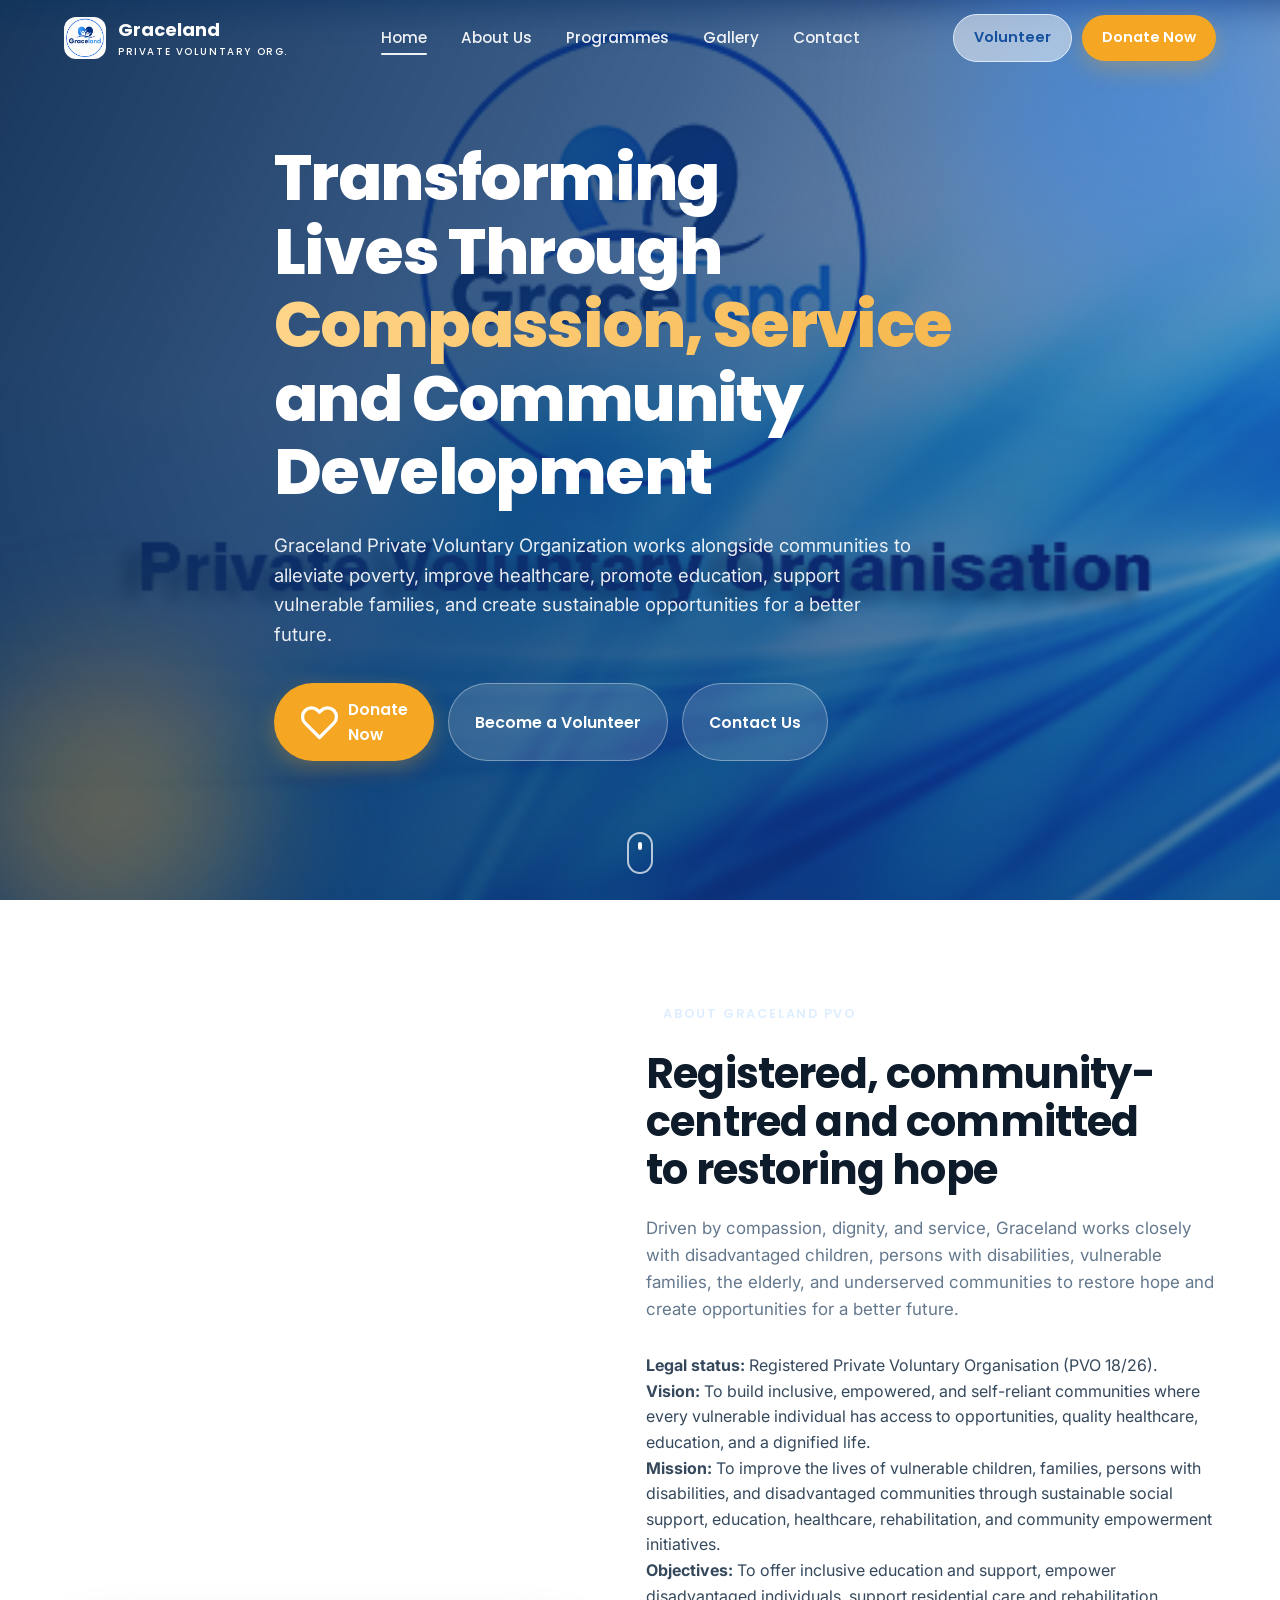
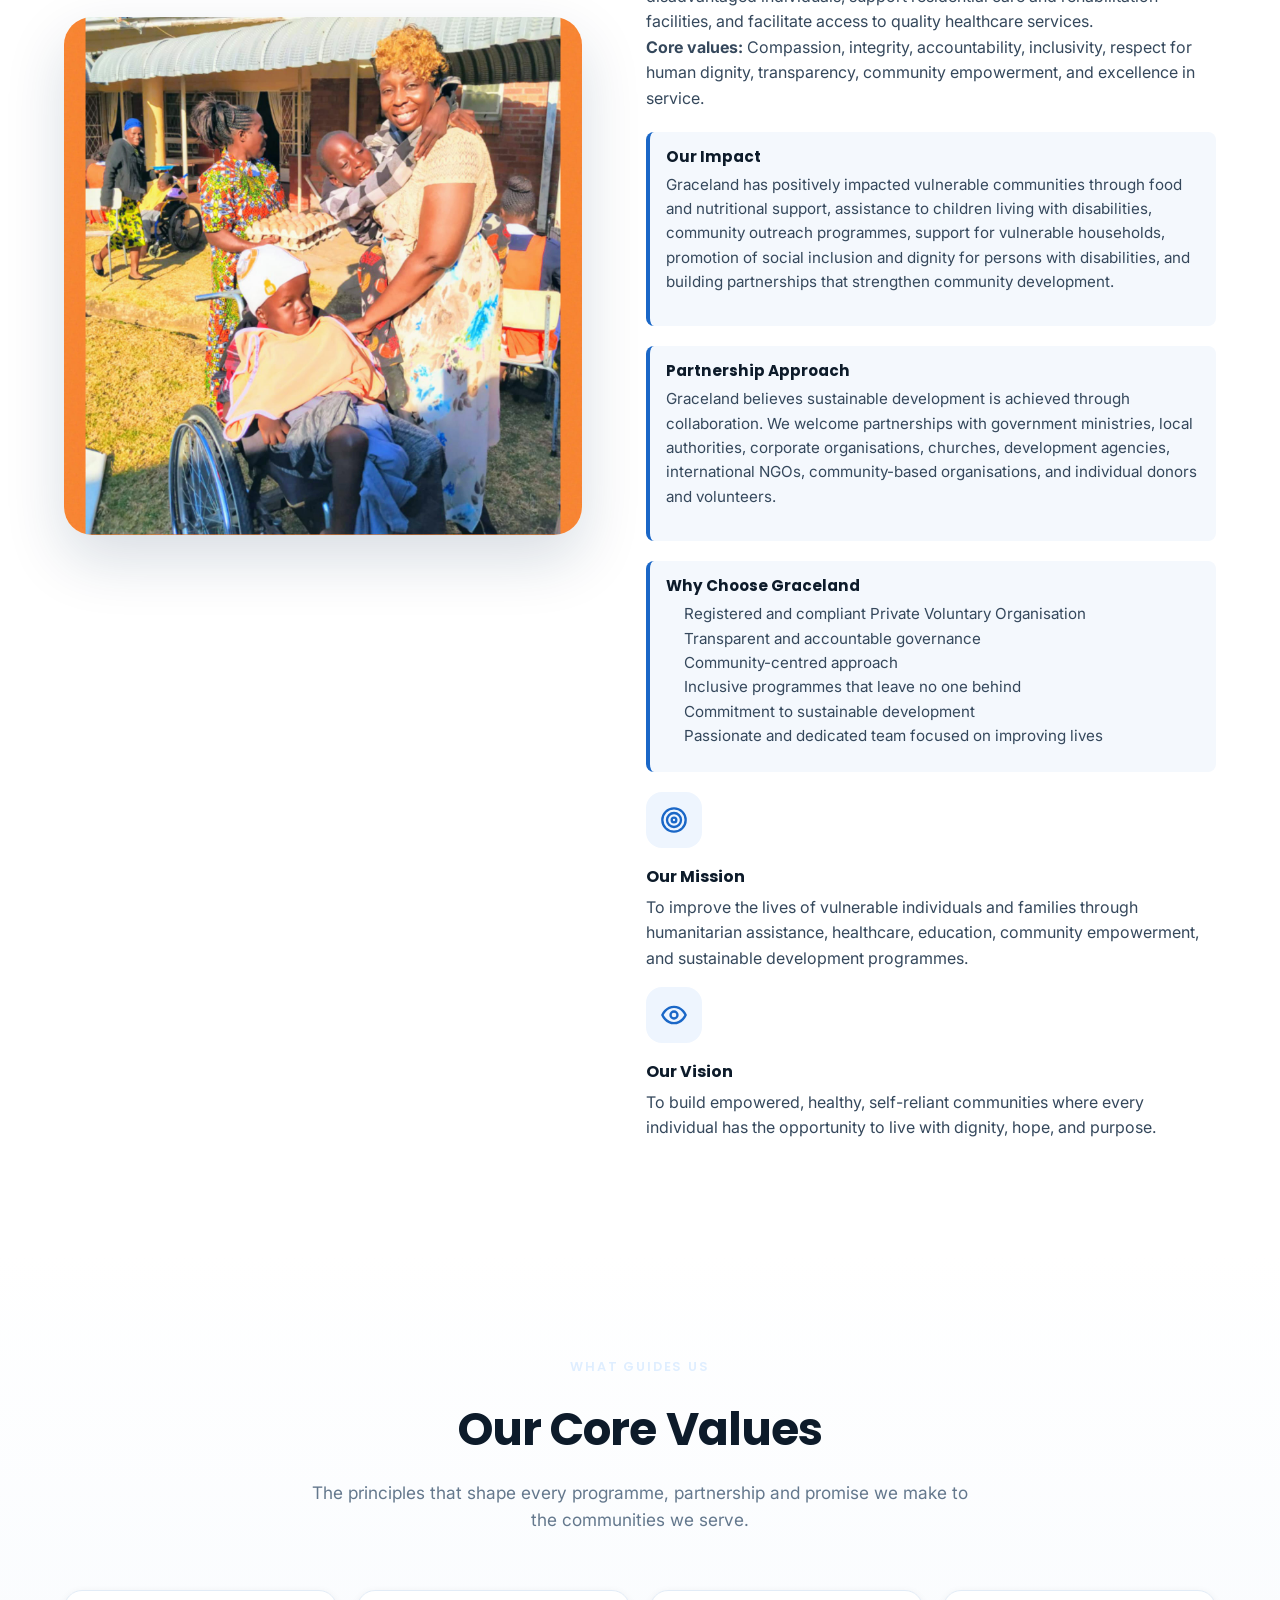
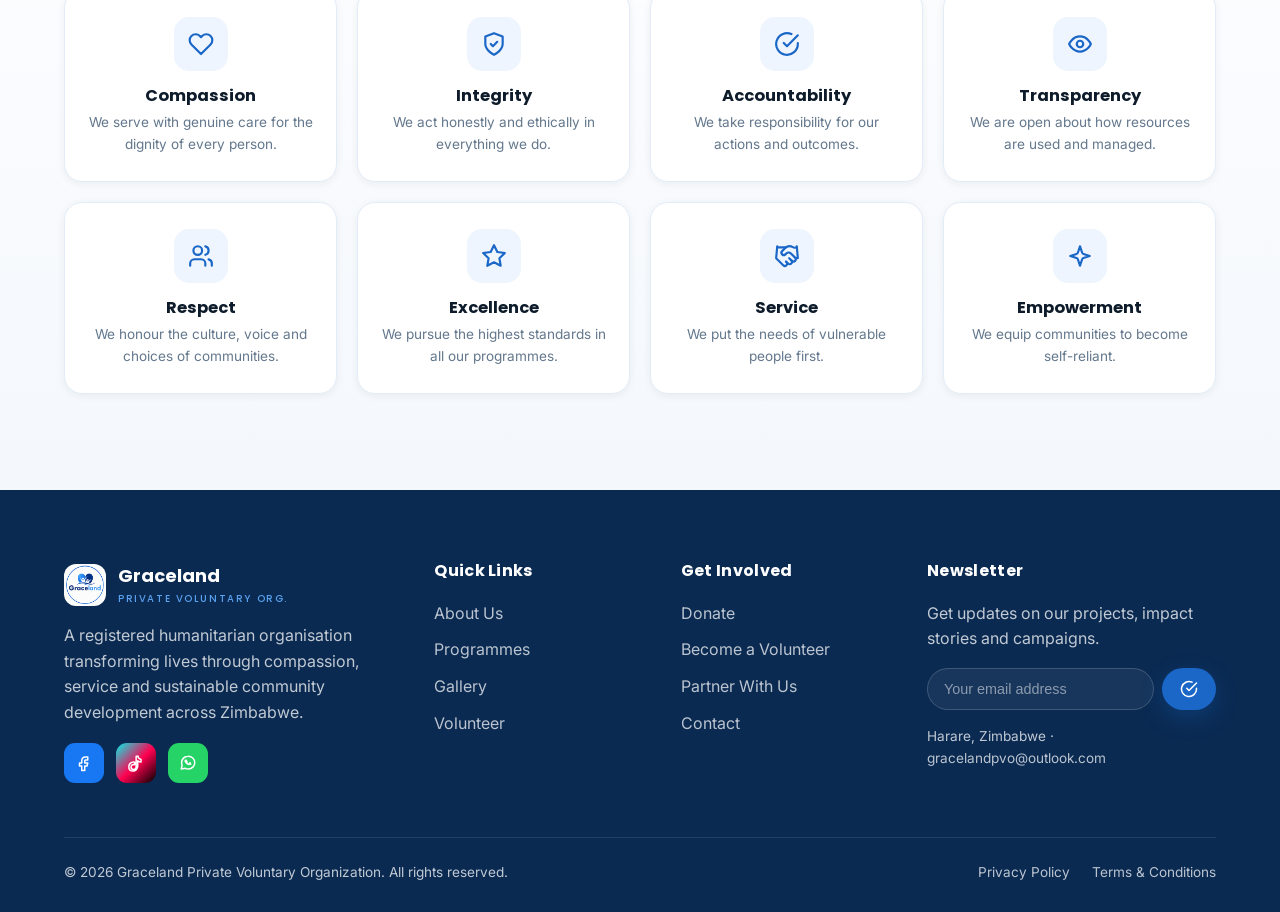
<file: public/index.html>
<!DOCTYPE html>
<html lang="en">
<head>
  <meta charset="UTF-8" />
  <meta name="viewport" content="width=device-width, initial-scale=1.0" />
  <meta name="theme-color" content="#0f3b73" />
  <title>Graceland PVO — Transforming Lives Through Compassion & Service</title>
  <meta name="description" content="Graceland Private Voluntary Organization is a registered humanitarian organisation in Zimbabwe working to alleviate poverty, improve healthcare, promote education and empower vulnerable communities." />
  <link rel="icon" href="logo.png" />
  <link rel="preconnect" href="https://fonts.googleapis.com" />
  <link rel="preconnect" href="https://fonts.gstatic.com" crossorigin />
  <link href="https://fonts.googleapis.com/css2?family=Inter:wght@400;500;600&family=Poppins:wght@500;600;700;800&display=swap" rel="stylesheet" />
  <link rel="stylesheet" href="style.css" />
  <link rel="stylesheet" href="home.css" />
</head>
<body>

  <!-- ===================== NAVBAR ===================== -->
  <header class="nav" id="nav">
    <div class="container">
      <a class="brand" href="index.html" aria-label="Graceland PVO home">
        <img class="logo" src="logo.png" alt="Graceland PVO logo" width="42" height="42" />
        <span>Graceland<small>Private Voluntary Org.</small></span>
      </a>
      <nav class="nav-links" aria-label="Primary">
        <a href="index.html">Home</a>
        <a href="about.html">About Us</a>
        <a href="programmes.html">Programmes</a>
        <a href="gallery.html">Gallery</a>
        <a href="contact.html">Contact</a>
      </nav>
      <div class="nav-cta">
        <a href="volunteer.html" class="btn btn-ghost">Volunteer</a>
        <a href="donate.html" class="btn btn-amber">Donate Now</a>
      </div>
      <button class="hamburger" aria-label="Open menu" aria-expanded="false" aria-controls="mobileMenu">
        <span></span><span></span><span></span>
      </button>
    </div>
  </header>

  <nav class="mobile-menu" id="mobileMenu" aria-label="Mobile">
    <a href="index.html">Home</a>
    <a href="about.html">About Us</a>
    <a href="programmes.html">Programmes</a>
    <a href="gallery.html">Gallery</a>
    <a href="volunteer.html">Volunteer</a>
    <a href="contact.html">Contact</a>
    <a href="donate.html" class="btn btn-amber">Donate Now</a>
  </nav>

  <!-- ===================== HERO ===================== -->
  <section class="hero" id="home">
    <div class="hero-bg">
      <img src="hero-community.jpg" alt="Volunteers and children in a Zimbabwean community outreach" />
      <div class="hero-overlay"></div>
    </div>
    <div class="hero-blob hero-blob-1" aria-hidden="true"></div>
    <div class="hero-blob hero-blob-2" aria-hidden="true"></div>

    <div class="container hero-inner">
      <h1 class="text-balance" data-reveal data-delay="1">
        Transforming Lives Through <span class="grad">Compassion, Service</span> and Community Development
      </h1>
      <p data-reveal data-delay="2">
        Graceland Private Voluntary Organization works alongside communities to alleviate poverty,
        improve healthcare, promote education, support vulnerable families, and create sustainable
        opportunities for a better future.
      </p>
      <div class="hero-actions" data-reveal data-delay="3">
        <a href="donate.html" class="btn btn-amber">
          <svg viewBox="0 0 24 24" fill="none" stroke="currentColor" stroke-width="2" stroke-linecap="round" stroke-linejoin="round"><path d="M20.84 4.61a5.5 5.5 0 0 0-7.78 0L12 5.67l-1.06-1.06a5.5 5.5 0 0 0-7.78 7.78l1.06 1.06L12 21.23l7.78-7.78 1.06-1.06a5.5 5.5 0 0 0 0-7.78z"/></svg>
          Donate Now
        </a>
        <a href="volunteer.html" class="btn btn-light">Become a Volunteer</a>
        <a href="contact.html" class="btn btn-light">Contact Us</a>
      </div>
    </div>

    <a href="#about" class="scroll-indicator" aria-label="Scroll to content">
      <span class="mouse"><span class="wheel"></span></span>
    </a>
  </section>

  <!-- ===================== ABOUT ===================== -->
  <section class="section-pad" id="about">
    <div class="container about-grid">
      <div class="about-media" data-reveal="left">
        <img src="about-team.jpg" alt="Graceland volunteers distributing supplies to a community" />
      </div>
      <div class="about-text" data-reveal="right">
        <span class="eyebrow">About Graceland PVO</span>
        <h2 class="text-balance">Registered, community-centred and committed to restoring hope</h2>
        
        <p>
          Driven by compassion, dignity, and service, Graceland works closely with disadvantaged children, persons with disabilities, vulnerable families, the elderly, and underserved communities to restore hope and create opportunities for a better future.
        </p>
        <ul class="about-highlights">
          <li><strong>Legal status:</strong> Registered Private Voluntary Organisation (PVO 18/26).</li>
          <li><strong>Vision:</strong> To build inclusive, empowered, and self-reliant communities where every vulnerable individual has access to opportunities, quality healthcare, education, and a dignified life.</li>
          <li><strong>Mission:</strong> To improve the lives of vulnerable children, families, persons with disabilities, and disadvantaged communities through sustainable social support, education, healthcare, rehabilitation, and community empowerment initiatives.</li>
          <li><strong>Objectives:</strong> To offer inclusive education and support, empower disadvantaged individuals, support residential care and rehabilitation facilities, and facilitate access to quality healthcare services.</li>
          <li><strong>Core values:</strong> Compassion, integrity, accountability, inclusivity, respect for human dignity, transparency, community empowerment, and excellence in service.</li>
        </ul>
        <div style="background:var(--mist);border-left:4px solid var(--blue-600);padding:16px;border-radius:8px;margin:20px 0;font-size:0.95rem;color:var(--ink-600)">
          <h4 style="margin-top:0">Our Impact</h4>
          <p>Graceland has positively impacted vulnerable communities through food and nutritional support, assistance to children living with disabilities, community outreach programmes, support for vulnerable households, promotion of social inclusion and dignity for persons with disabilities, and building partnerships that strengthen community development.</p>
        </div>
        <div style="background:var(--mist);border-left:4px solid var(--blue-600);padding:16px;border-radius:8px;margin:20px 0;font-size:0.95rem;color:var(--ink-600)">
          <h4 style="margin-top:0">Partnership Approach</h4>
          <p>Graceland believes sustainable development is achieved through collaboration. We welcome partnerships with government ministries, local authorities, corporate organisations, churches, development agencies, international NGOs, community-based organisations, and individual donors and volunteers.</p>
        </div>
        <div style="background:var(--mist);border-left:4px solid var(--blue-600);padding:16px;border-radius:8px;margin:20px 0;font-size:0.95rem;color:var(--ink-600)">
          <h4 style="margin-top:0">Why Choose Graceland</h4>
          <ul style="margin:8px 0;padding-left:18px">
            <li>Registered and compliant Private Voluntary Organisation</li>
            <li>Transparent and accountable governance</li>
            <li>Community-centred approach</li>
            <li>Inclusive programmes that leave no one behind</li>
            <li>Commitment to sustainable development</li>
            <li>Passionate and dedicated team focused on improving lives</li>
          </ul>
        </div>
        <div class="mv-cards">
          <div class="mv-card">
            <div class="icon-badge">
              <svg viewBox="0 0 24 24" fill="none" stroke="currentColor" stroke-width="2" stroke-linecap="round" stroke-linejoin="round"><circle cx="12" cy="12" r="10"/><circle cx="12" cy="12" r="6"/><circle cx="12" cy="12" r="2"/></svg>
            </div>
            <h4>Our Mission</h4>
            <p>To improve the lives of vulnerable individuals and families through humanitarian assistance, healthcare, education, community empowerment, and sustainable development programmes.</p>
          </div>
          <div class="mv-card">
            <div class="icon-badge">
              <svg viewBox="0 0 24 24" fill="none" stroke="currentColor" stroke-width="2" stroke-linecap="round" stroke-linejoin="round"><path d="M2 12s3-7 10-7 10 7 10 7-3 7-10 7-10-7-10-7z"/><circle cx="12" cy="12" r="3"/></svg>
            </div>
            <h4>Our Vision</h4>
            <p>To build empowered, healthy, self-reliant communities where every individual has the opportunity to live with dignity, hope, and purpose.</p>
          </div>
        </div>
      </div>
    </div>
  </section>

  <!-- ===================== CORE VALUES ===================== -->
  <section class="section-pad values-section" id="values">
    <div class="container">
      <div class="section-head" data-reveal>
        <span class="eyebrow">What Guides Us</span>
        <h2 class="text-balance">Our Core Values</h2>
        <p>The principles that shape every programme, partnership and promise we make to the communities we serve.</p>
      </div>
      <div class="values-grid" id="valuesGrid"></div>
    </div>
  </section>

  <!-- Programmes, Impact and CTA Banner removed (backup saved to removed-index-sections-backup.html) -->

  <!-- ===================== FOOTER ===================== -->
  <footer class="footer" id="footer-slot"></footer>

  <script src="data.js"></script>
  <script src="home.js"></script>
  <script src="main.js"></script>
  <script src="content-loader.js"></script>

</body>
</html>
</file>
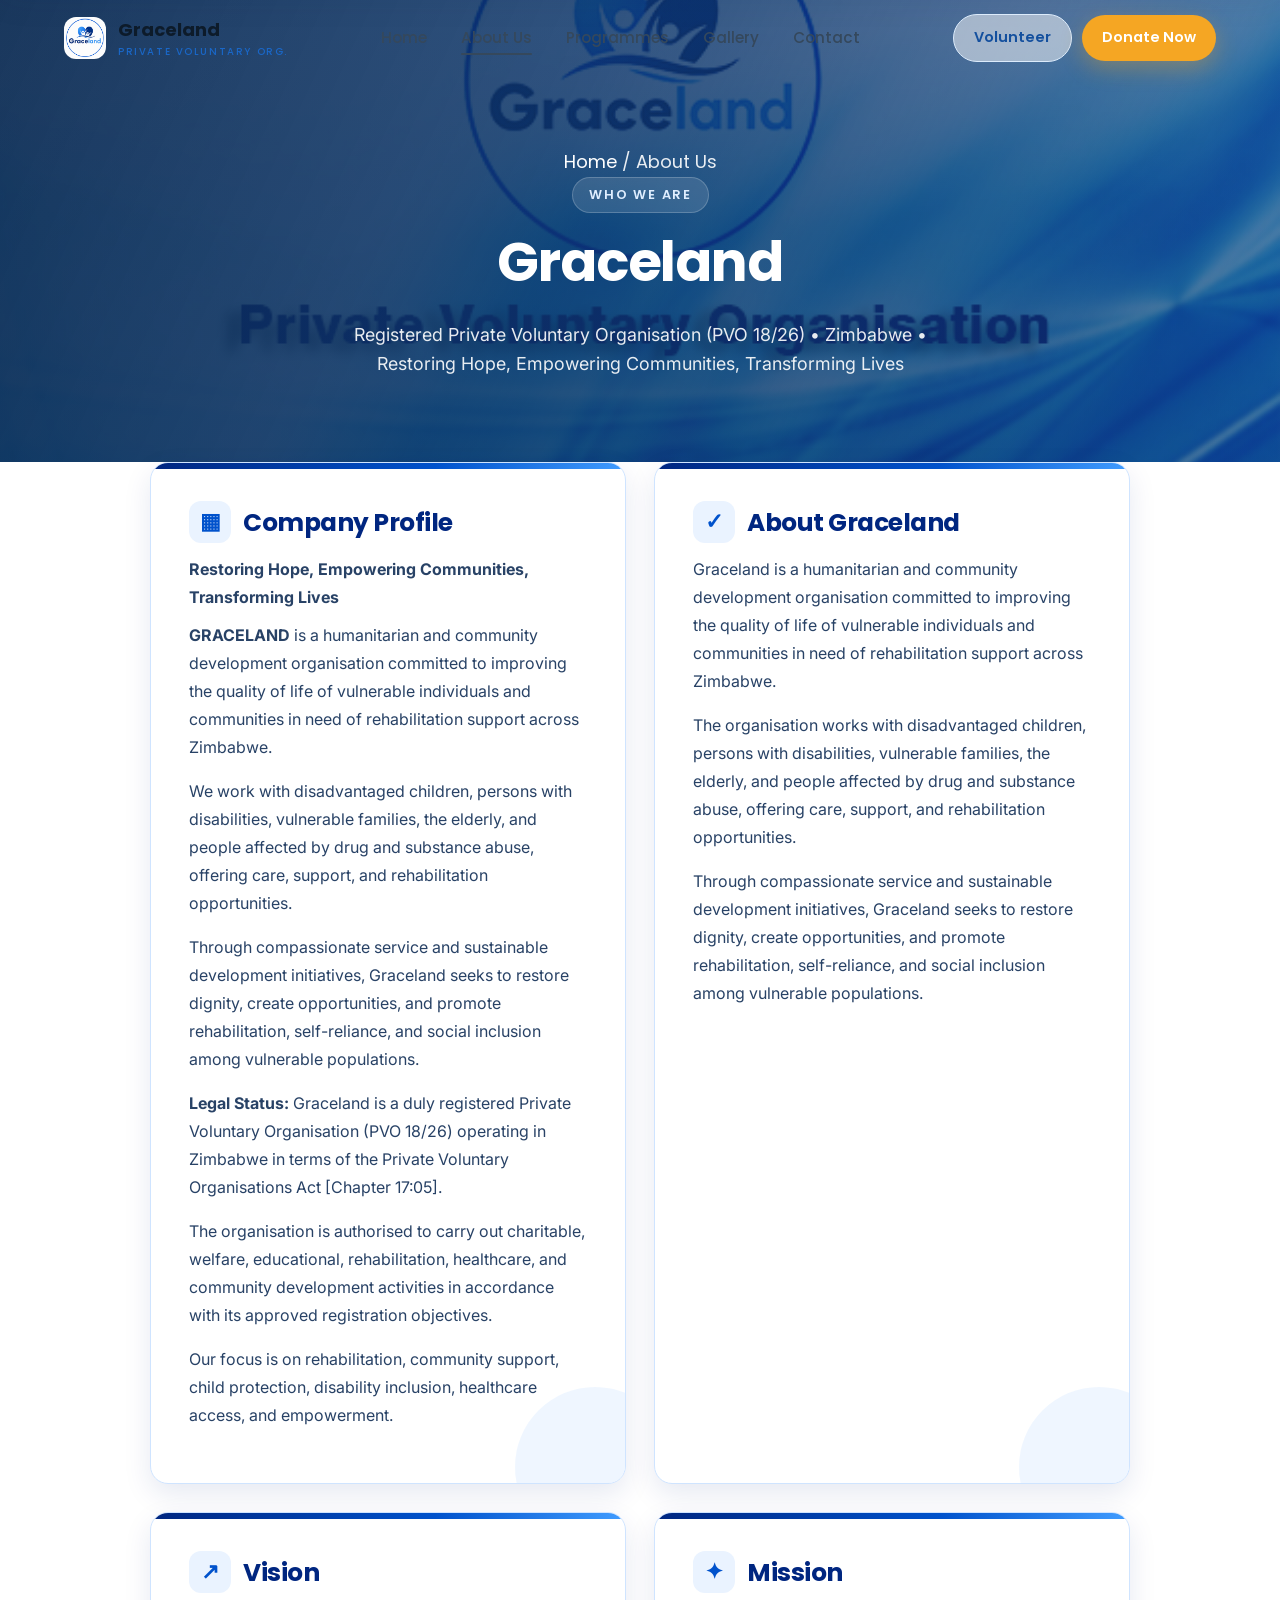
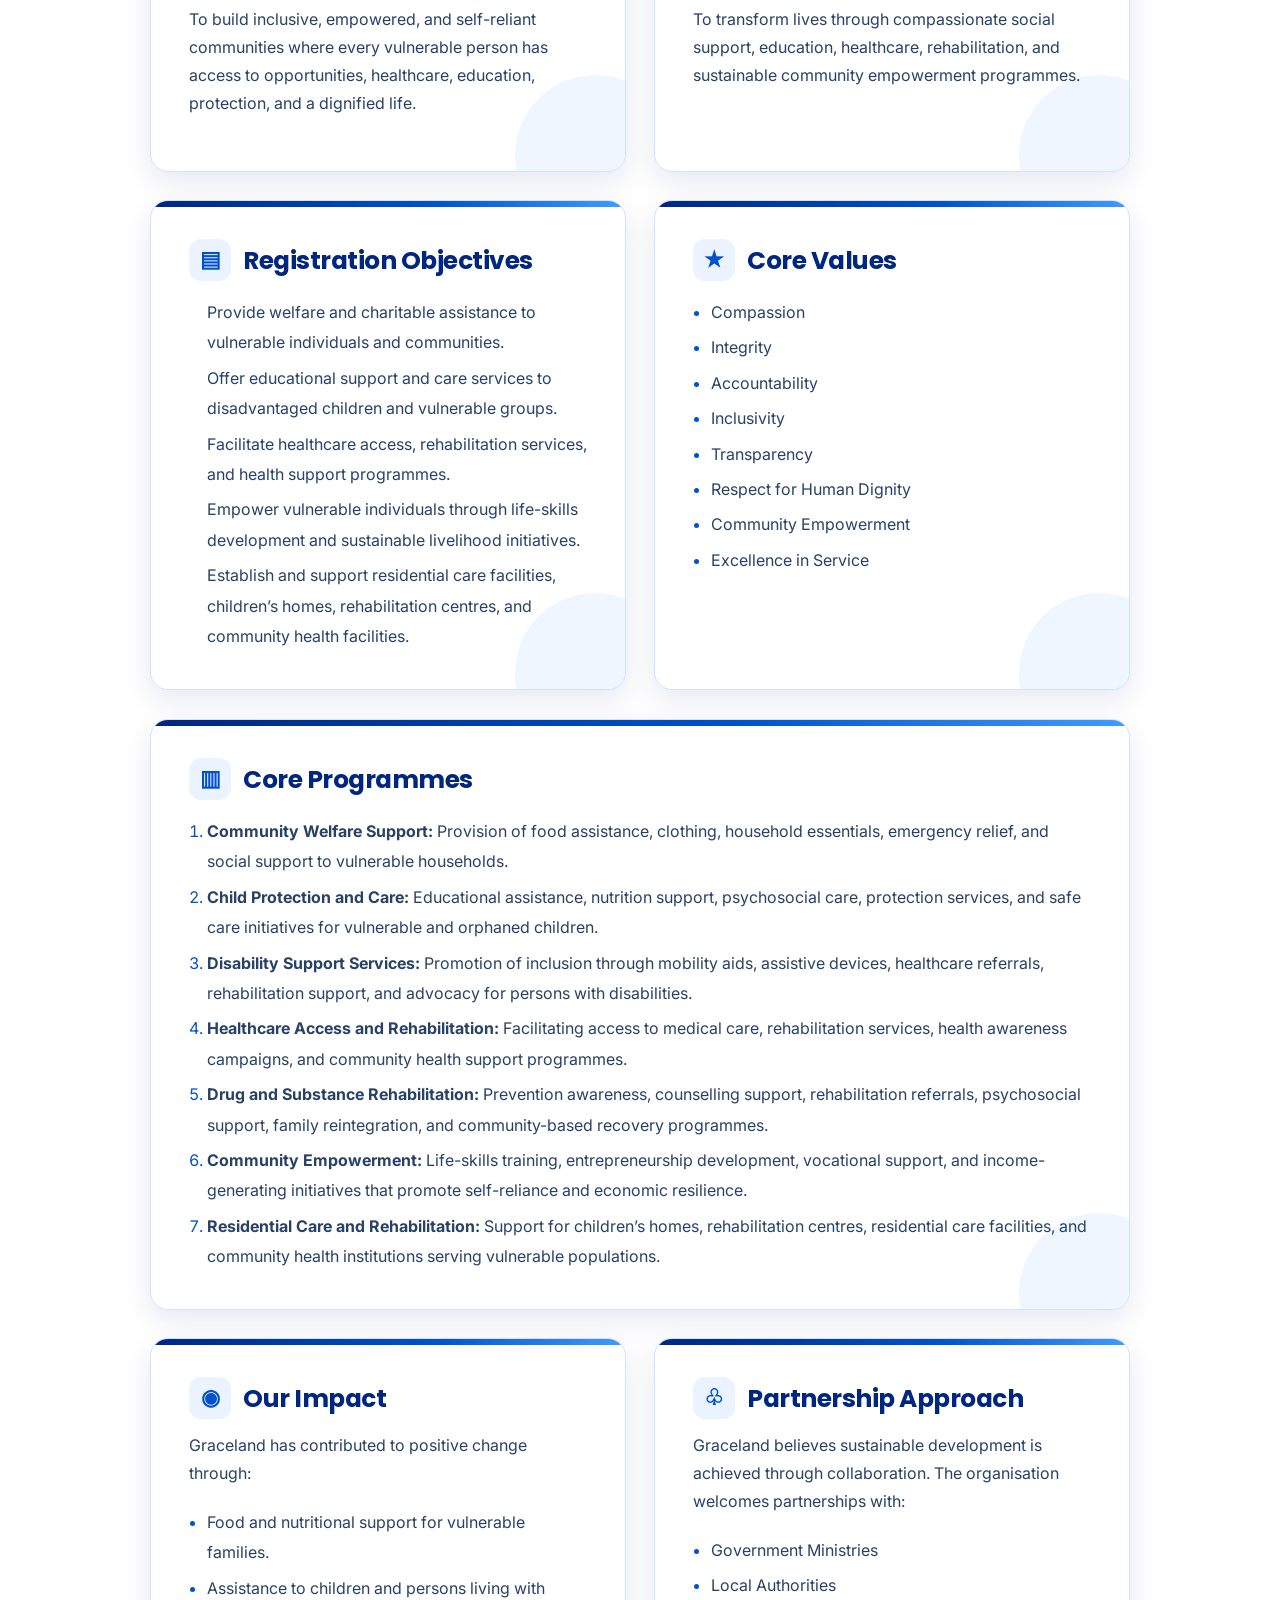
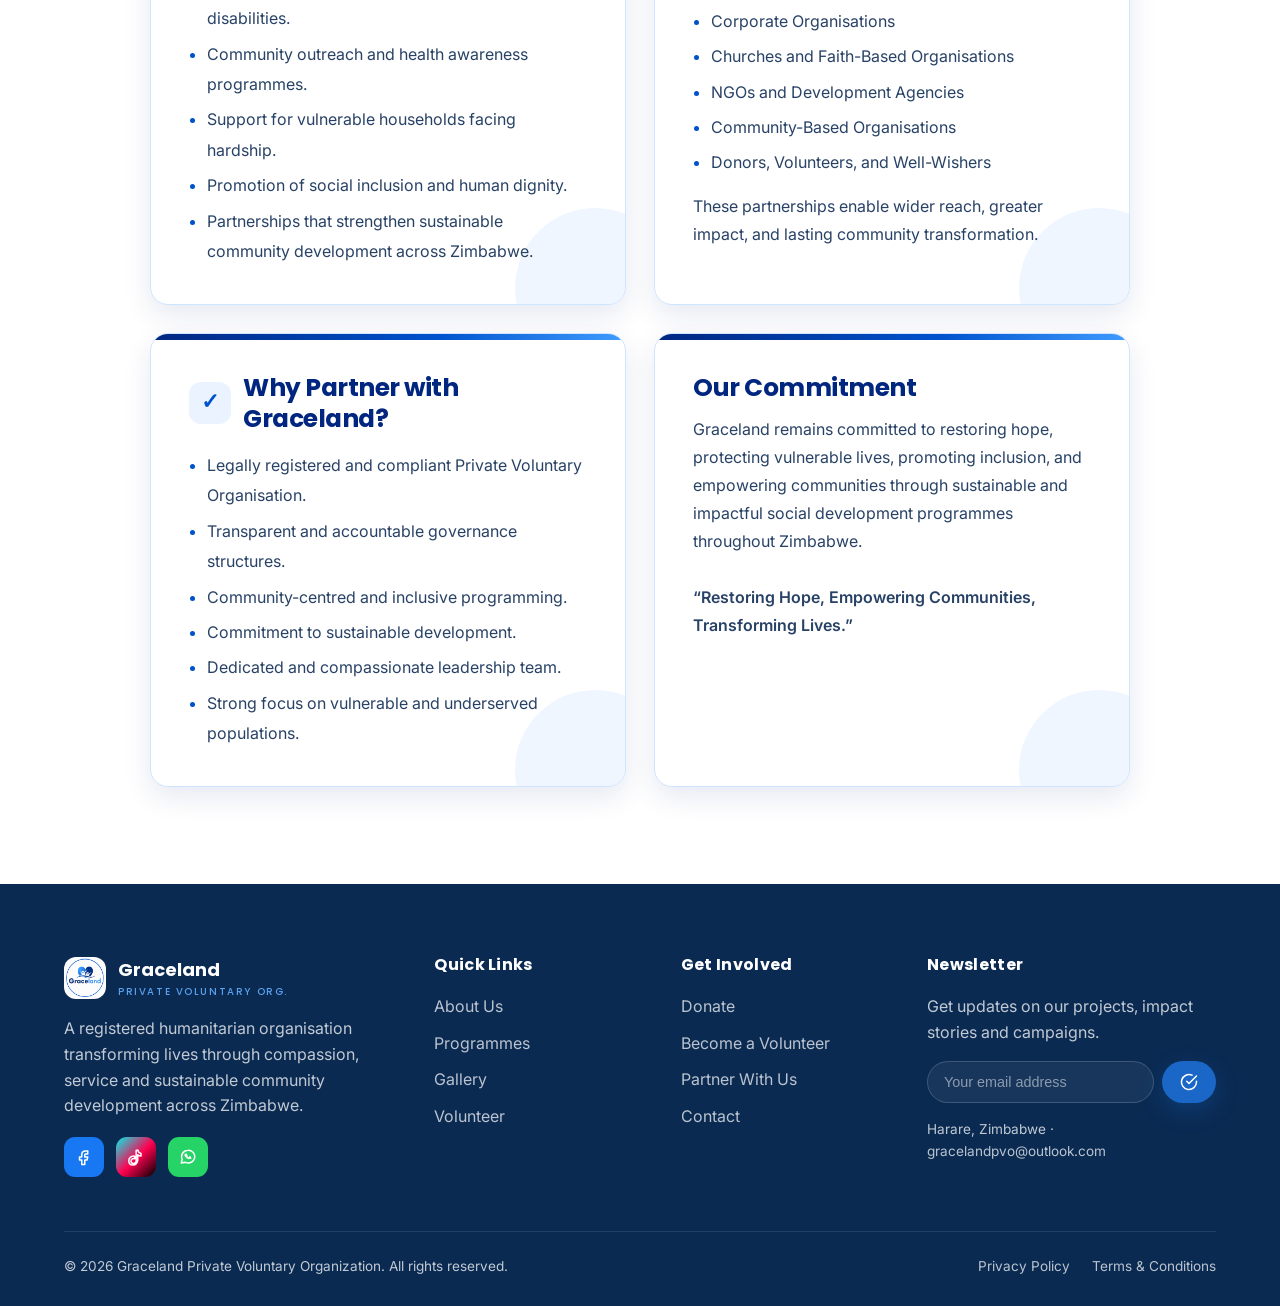
<file: public/about.html>
<!DOCTYPE html>
<html lang="en">
<head>
  <meta charset="UTF-8" />
  <meta name="viewport" content="width=device-width, initial-scale=1.0" />
  <meta name="theme-color" content="#0f3b73" />
  <title>About Us — Graceland PVO</title>
  <meta name="description" content="Learn about Graceland Private Voluntary Organisation, our legal status, mission, vision, programmes and commitment to community transformation in Zimbabwe." />
  <link rel="icon" href="logo.png" />
  <link rel="preconnect" href="https://fonts.googleapis.com" />
  <link rel="preconnect" href="https://fonts.gstatic.com" crossorigin />
  <link href="https://fonts.googleapis.com/css2?family=Inter:wght@400;500;600&family=Poppins:wght@500;600;700;800&display=swap" rel="stylesheet" />
  <link rel="stylesheet" href="style.css" />
  <link rel="stylesheet" href="pages.css" />
</head>
<body>

  <header class="nav light-nav" id="nav">
    <div class="container">
      <a class="brand" href="index.html" aria-label="Graceland PVO home">
        <img class="logo" src="logo.png" alt="Graceland PVO logo" width="42" height="42" />
        <span>Graceland<small>Private Voluntary Org.</small></span>
      </a>
      <nav class="nav-links" aria-label="Primary">
        <a href="index.html">Home</a>
        <a href="about.html" class="active">About Us</a>
        <a href="programmes.html">Programmes</a>
        <a href="gallery.html">Gallery</a>
        <a href="contact.html">Contact</a>
      </nav>
      <div class="nav-cta">
        <a href="volunteer.html" class="btn btn-ghost">Volunteer</a>
        <a href="donate.html" class="btn btn-amber">Donate Now</a>
      </div>
      <button class="hamburger" aria-label="Open menu" aria-expanded="false" aria-controls="mobileMenu">
        <span></span><span></span><span></span>
      </button>
    </div>
  </header>

  <nav class="mobile-menu" id="mobileMenu" aria-label="Mobile">
    <a href="index.html">Home</a>
    <a href="about.html">About Us</a>
    <a href="programmes.html">Programmes</a>
    <a href="gallery.html">Gallery</a>
    <a href="volunteer.html">Volunteer</a>
    <a href="contact.html">Contact</a>
    <a href="donate.html" class="btn btn-amber">Donate Now</a>
  </nav>

  <section class="page-hero">
    <div class="container">
      <p class="breadcrumb" data-reveal><a href="index.html">Home</a> / About Us</p>
      <span class="eyebrow" data-reveal>Who We Are</span>
      <h1 class="text-balance" data-reveal data-delay="1">Graceland</h1>
      <p data-reveal data-delay="2">Registered Private Voluntary Organisation (PVO 18/26) • Zimbabwe • Restoring Hope, Empowering Communities, Transforming Lives</p>
    </div>
  </section>

  <section class="section-pad" style="padding-top:0">
    <div class="container">
      <div class="about-structured" style="display:grid; gap:28px; max-width:980px; margin:0 auto;">

        <article class="card" data-reveal>
          <h2 style="font-size:1.7rem; margin-bottom:12px;">Company Profile</h2>
          <p style="font-weight:700; color:var(--blue-700); margin-bottom:10px;">Restoring Hope, Empowering Communities, Transforming Lives</p>
          <p><strong>GRACELAND</strong> is a humanitarian and community development organisation committed to improving the quality of life of vulnerable individuals and communities in need of rehabilitation support across Zimbabwe.</p>
          <p>We work with disadvantaged children, persons with disabilities, vulnerable families, the elderly, and people affected by drug and substance abuse, offering care, support, and rehabilitation opportunities.</p>
          <p>Through compassionate service and sustainable development initiatives, Graceland seeks to restore dignity, create opportunities, and promote rehabilitation, self-reliance, and social inclusion among vulnerable populations.</p>
          <p><strong>Legal Status:</strong> Graceland is a duly registered Private Voluntary Organisation (PVO 18/26) operating in Zimbabwe in terms of the Private Voluntary Organisations Act [Chapter 17:05].</p>
          <p>The organisation is authorised to carry out charitable, welfare, educational, rehabilitation, healthcare, and community development activities in accordance with its approved registration objectives.</p>
          <p>Our focus is on rehabilitation, community support, child protection, disability inclusion, healthcare access, and empowerment.</p>
        </article>

        <article class="card" data-reveal data-delay="1">
          <h2 style="font-size:1.7rem; margin-bottom:12px;">About Graceland</h2>
          <p>Graceland is a humanitarian and community development organisation committed to improving the quality of life of vulnerable individuals and communities in need of rehabilitation support across Zimbabwe.</p>
          <p>The organisation works with disadvantaged children, persons with disabilities, vulnerable families, the elderly, and people affected by drug and substance abuse, offering care, support, and rehabilitation opportunities.</p>
          <p>Through compassionate service and sustainable development initiatives, Graceland seeks to restore dignity, create opportunities, and promote rehabilitation, self-reliance, and social inclusion among vulnerable populations.</p>
        </article>

        <article class="card" data-reveal data-delay="2">
          <h2 style="font-size:1.7rem; margin-bottom:12px;">Vision</h2>
          <p>To build inclusive, empowered, and self-reliant communities where every vulnerable person has access to opportunities, healthcare, education, protection, and a dignified life.</p>
        </article>

        <article class="card" data-reveal data-delay="3">
          <h2 style="font-size:1.7rem; margin-bottom:12px;">Mission</h2>
          <p>To transform lives through compassionate social support, education, healthcare, rehabilitation, and sustainable community empowerment programmes.</p>
        </article>

        <article class="card" data-reveal data-delay="4">
          <h2 style="font-size:1.7rem; margin-bottom:12px;">Registration Objectives</h2>
          <ul style="padding-left:18px; color:var(--ink-700); line-height:1.9;">
            <li>Provide welfare and charitable assistance to vulnerable individuals and communities.</li>
            <li>Offer educational support and care services to disadvantaged children and vulnerable groups.</li>
            <li>Facilitate healthcare access, rehabilitation services, and health support programmes.</li>
            <li>Empower vulnerable individuals through life-skills development and sustainable livelihood initiatives.</li>
            <li>Establish and support residential care facilities, children’s homes, rehabilitation centres, and community health facilities.</li>
          </ul>
        </article>

        <article class="card" data-reveal data-delay="5">
          <h2 style="font-size:1.7rem; margin-bottom:12px;">Core Values</h2>
          <ul style="padding-left:18px; color:var(--ink-700); line-height:1.9; list-style: disc;">
            <li>Compassion</li>
            <li>Integrity</li>
            <li>Accountability</li>
            <li>Inclusivity</li>
            <li>Transparency</li>
            <li>Respect for Human Dignity</li>
            <li>Community Empowerment</li>
            <li>Excellence in Service</li>
          </ul>
        </article>

        <article class="card" data-reveal data-delay="6">
          <h2 style="font-size:1.7rem; margin-bottom:12px;">Core Programmes</h2>
          <ol style="padding-left:18px; color:var(--ink-700); line-height:1.9;">
            <li><strong>Community Welfare Support:</strong> Provision of food assistance, clothing, household essentials, emergency relief, and social support to vulnerable households.</li>
            <li><strong>Child Protection and Care:</strong> Educational assistance, nutrition support, psychosocial care, protection services, and safe care initiatives for vulnerable and orphaned children.</li>
            <li><strong>Disability Support Services:</strong> Promotion of inclusion through mobility aids, assistive devices, healthcare referrals, rehabilitation support, and advocacy for persons with disabilities.</li>
            <li><strong>Healthcare Access and Rehabilitation:</strong> Facilitating access to medical care, rehabilitation services, health awareness campaigns, and community health support programmes.</li>
            <li><strong>Drug and Substance Rehabilitation:</strong> Prevention awareness, counselling support, rehabilitation referrals, psychosocial support, family reintegration, and community-based recovery programmes.</li>
            <li><strong>Community Empowerment:</strong> Life-skills training, entrepreneurship development, vocational support, and income-generating initiatives that promote self-reliance and economic resilience.</li>
            <li><strong>Residential Care and Rehabilitation:</strong> Support for children’s homes, rehabilitation centres, residential care facilities, and community health institutions serving vulnerable populations.</li>
          </ol>
        </article>

        <article class="card" data-reveal data-delay="7">
          <h2 style="font-size:1.7rem; margin-bottom:12px;">Our Impact</h2>
          <p>Graceland has contributed to positive change through:</p>
          <ul style="padding-left:18px; color:var(--ink-700); line-height:1.9; list-style: disc;">
            <li>Food and nutritional support for vulnerable families.</li>
            <li>Assistance to children and persons living with disabilities.</li>
            <li>Community outreach and health awareness programmes.</li>
            <li>Support for vulnerable households facing hardship.</li>
            <li>Promotion of social inclusion and human dignity.</li>
            <li>Partnerships that strengthen sustainable community development across Zimbabwe.</li>
          </ul>
        </article>

        <article class="card" data-reveal data-delay="8">
          <h2 style="font-size:1.7rem; margin-bottom:12px;">Partnership Approach</h2>
          <p>Graceland believes sustainable development is achieved through collaboration. The organisation welcomes partnerships with:</p>
          <ul style="padding-left:18px; color:var(--ink-700); line-height:1.9; list-style: disc;">
            <li>Government Ministries</li>
            <li>Local Authorities</li>
            <li>Corporate Organisations</li>
            <li>Churches and Faith-Based Organisations</li>
            <li>NGOs and Development Agencies</li>
            <li>Community-Based Organisations</li>
            <li>Donors, Volunteers, and Well-Wishers</li>
          </ul>
          <p style="margin-top:14px;">These partnerships enable wider reach, greater impact, and lasting community transformation.</p>
        </article>

        <article class="card" data-reveal data-delay="9">
          <h2 style="font-size:1.7rem; margin-bottom:12px;">Why Partner with Graceland?</h2>
          <ul style="padding-left:18px; color:var(--ink-700); line-height:1.9; list-style: disc;">
            <li>Legally registered and compliant Private Voluntary Organisation.</li>
            <li>Transparent and accountable governance structures.</li>
            <li>Community-centred and inclusive programming.</li>
            <li>Commitment to sustainable development.</li>
            <li>Dedicated and compassionate leadership team.</li>
            <li>Strong focus on vulnerable and underserved populations.</li>
          </ul>
        </article>

        <article class="card" data-reveal data-delay="10">
          <h2 style="font-size:1.7rem; margin-bottom:12px;">Our Commitment</h2>
          <p>Graceland remains committed to restoring hope, protecting vulnerable lives, promoting inclusion, and empowering communities through sustainable and impactful social development programmes throughout Zimbabwe.</p>
          <p style="font-weight:600; color:var(--blue-700); margin-top:12px;">“Restoring Hope, Empowering Communities, Transforming Lives.”</p>
        </article>

      </div>
    </div>
  </section>

  <footer class="footer" id="footer-slot"></footer>

  <script src="data.js"></script>
  <script src="main.js"></script>
</body>
</html>
</file>
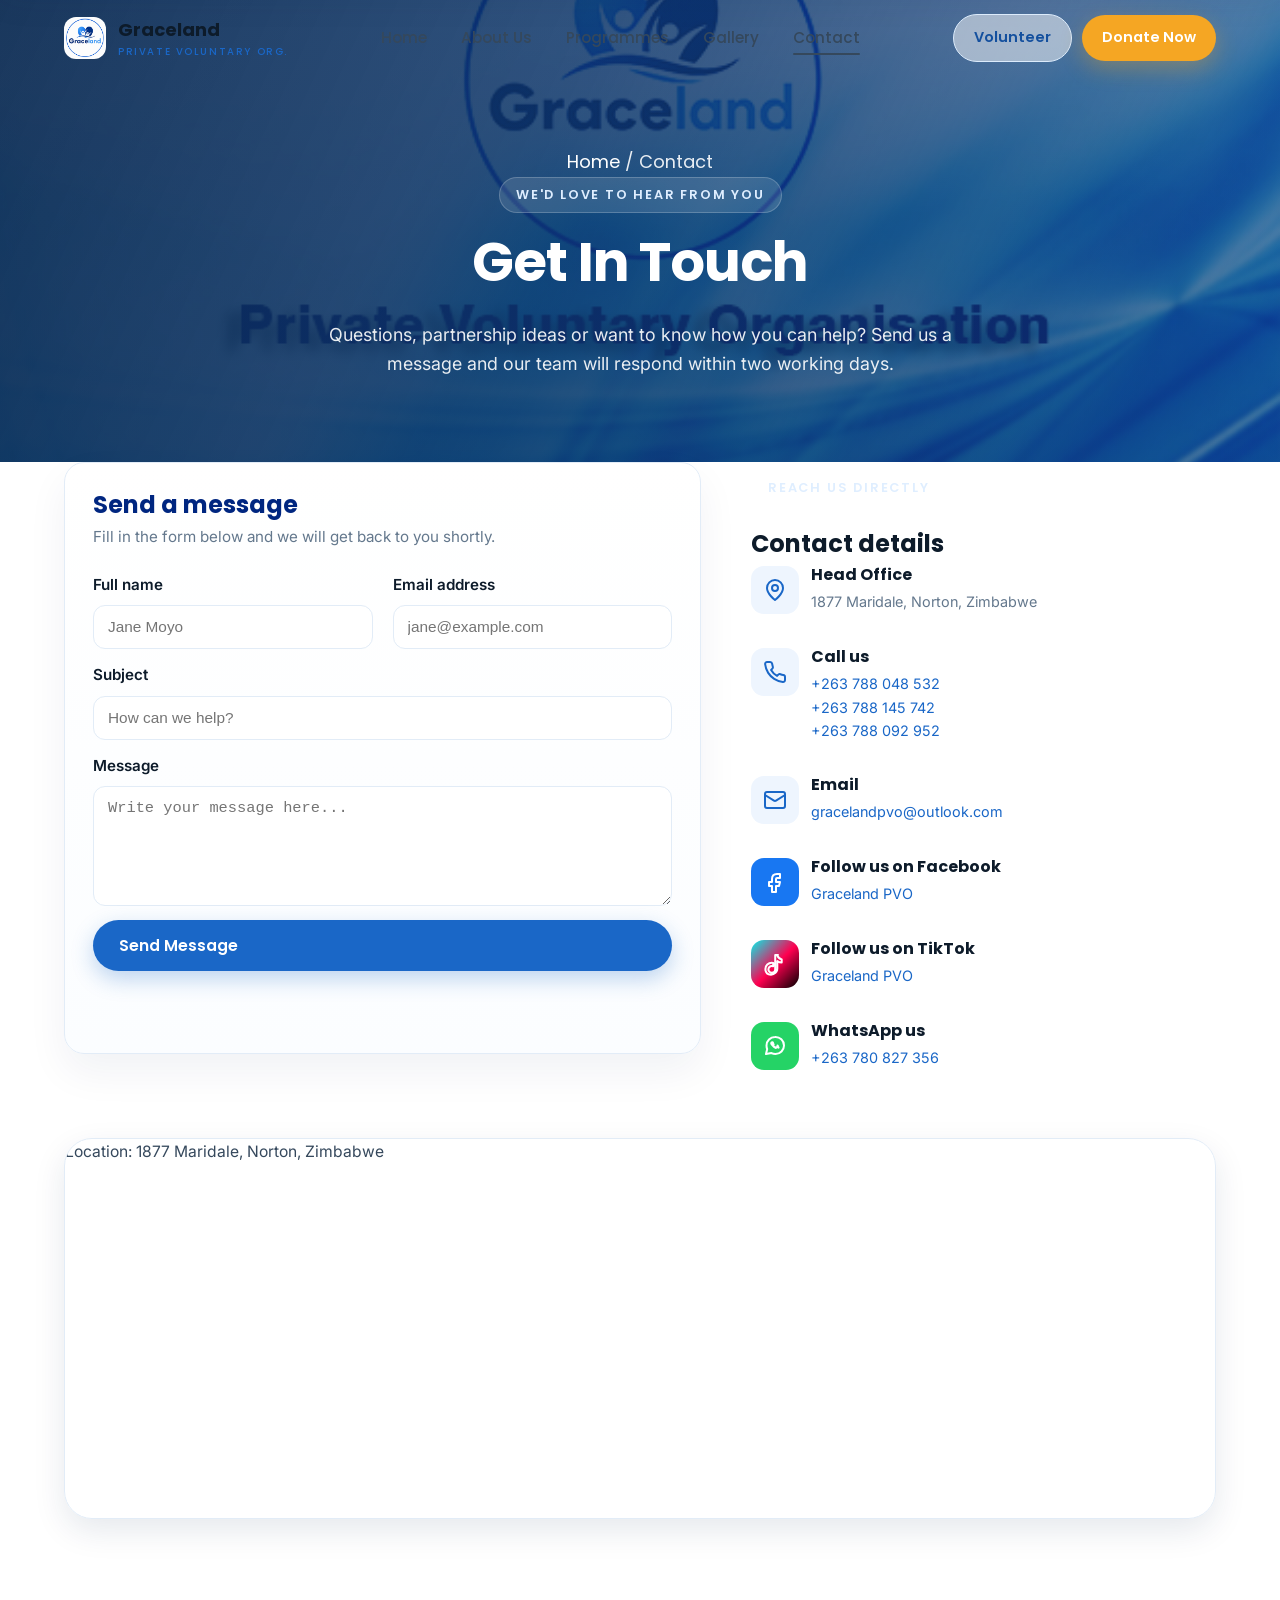
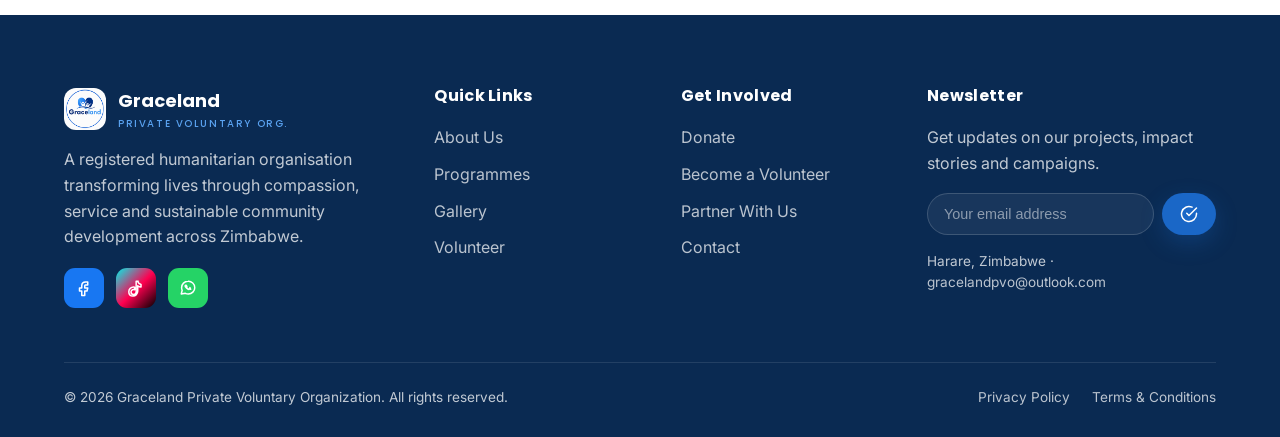
<file: public/contact.html>
<!DOCTYPE html>
<html lang="en">
<head>
  <meta charset="UTF-8" />
  <meta name="viewport" content="width=device-width, initial-scale=1.0" />
  <meta name="theme-color" content="#0f3b73" />
  <title>Contact Us — Graceland PVO</title>
  <meta name="description" content="Get in touch with Graceland Private Voluntary Organization. Reach out about partnerships, volunteering, donations or general enquiries." />
  <link rel="icon" href="logo.png" />
  <link rel="preconnect" href="https://fonts.googleapis.com" />
  <link rel="preconnect" href="https://fonts.gstatic.com" crossorigin />
  <link href="https://fonts.googleapis.com/css2?family=Inter:wght@400;500;600&family=Poppins:wght@500;600;700;800&display=swap" rel="stylesheet" />
  <link rel="stylesheet" href="style.css" />
  <link rel="stylesheet" href="pages.css" />
</head>
<body class="contact-page">

  <header class="nav light-nav" id="nav">
    <div class="container">
      <a class="brand" href="index.html" aria-label="Graceland PVO home">
        <img class="logo" src="logo.png" alt="Graceland PVO logo" width="42" height="42" />
        <span>Graceland<small>Private Voluntary Org.</small></span>
      </a>
      <nav class="nav-links" aria-label="Primary">
        <a href="index.html">Home</a>
        <a href="about.html">About Us</a>
        <a href="programmes.html">Programmes</a>
        <a href="gallery.html">Gallery</a>
        <a href="contact.html" class="active">Contact</a>
      </nav>
      <div class="nav-cta">
        <a href="volunteer.html" class="btn btn-ghost">Volunteer</a>
        <a href="donate.html" class="btn btn-amber">Donate Now</a>
      </div>
      <button class="hamburger" aria-label="Open menu" aria-expanded="false" aria-controls="mobileMenu">
        <span></span><span></span><span></span>
      </button>
    </div>
  </header>

  <nav class="mobile-menu" id="mobileMenu" aria-label="Mobile">
    <a href="index.html">Home</a>
    <a href="about.html">About Us</a>
    <a href="programmes.html">Programmes</a>
    <a href="gallery.html">Gallery</a>
    <a href="volunteer.html">Volunteer</a>
    <a href="contact.html">Contact</a>
    <a href="donate.html" class="btn btn-amber">Donate Now</a>
  </nav>

  <section class="page-hero">
    <div class="container">
      <p class="breadcrumb" data-reveal><a href="index.html">Home</a> / Contact</p>
      <span class="eyebrow" data-reveal>We&apos;d Love To Hear From You</span>
      <h1 class="text-balance" data-reveal data-delay="1">Get In Touch</h1>
      <p data-reveal data-delay="2">Questions, partnership ideas or want to know how you can help? Send us a message and our team will respond within two working days.</p>
    </div>
  </section>

  <section class="section-pad" style="padding-top:0">
    <div class="container">
      <div class="form-layout">
        <div class="form-card" data-reveal>
          <h2 style="font-size:1.5rem;margin-bottom:6px">Send a message</h2>
          <p style="color:var(--ink-500);margin-bottom:24px;font-size:0.95rem">Fill in the form below and we will get back to you shortly.</p>
          <form id="contactForm" novalidate>
            <div class="field-row">
              <div class="field">
                <label for="c-name">Full name</label>
                <input type="text" id="c-name" name="name" data-validate="required" placeholder="Jane Moyo" />
                <span class="error">Please enter your name.</span>
              </div>
              <div class="field">
                <label for="c-email">Email address</label>
                <input type="email" id="c-email" name="email" data-validate="email" placeholder="jane@example.com" />
                <span class="error">Please enter a valid email.</span>
              </div>
            </div>
            <div class="field">
              <label for="c-subject">Subject</label>
              <input type="text" id="c-subject" name="subject" data-validate="required" placeholder="How can we help?" />
              <span class="error">Please enter a subject.</span>
            </div>
            <div class="field">
              <label for="c-message">Message</label>
              <textarea id="c-message" name="message" data-validate="required" placeholder="Write your message here..."></textarea>
              <span class="error">Please enter a message.</span>
            </div>
            <button type="submit" class="btn" style="width:100%">Send Message</button>
            <p class="form-success" role="status">Thank you! Your message has been received. We&apos;ll be in touch soon.</p>
          </form>
        </div>

        <aside class="info-panel" data-reveal data-delay="1">
          <span class="eyebrow">Reach Us Directly</span>
          <h2 style="font-size:1.5rem;margin:6px 0 4px">Contact details</h2>
          <div class="info-list">
            <div class="info-item">
              <span class="ii" data-icon="pin"></span>
              <div><h4>Head Office</h4><p>1877 Maridale, Norton, Zimbabwe</p></div>
            </div>
            <div class="info-item">
              <span class="ii" data-icon="phone"></span>
              <div>
                <h4>Call us</h4>
                <p>
                  <a href="tel:+263788048532" class="phone-link" data-phone="+263788048532">+263 788 048 532</a><br />
                  <a href="tel:+263788145742" class="phone-link" data-phone="+263788145742">+263 788 145 742</a><br />
                  <a href="tel:+263788092952" class="phone-link" data-phone="+263788092952">+263 788 092 952</a>
                </p>
              </div>
            </div>
            <div class="info-item">
              <span class="ii" data-icon="mail"></span>
              <div><h4>Email</h4><p><a href="mailto:gracelandpvo@outlook.com">gracelandpvo@outlook.com</a></p></div>
            </div>
            <div class="info-item">
              <span class="ii facebook" data-icon="facebook"></span>
              <div>
                <h4>Follow us on Facebook</h4>
                <p><a href="https://www.facebook.com/share/18z38evtrU/" target="_blank" rel="noopener noreferrer">Graceland PVO</a></p>
              </div>
            </div>
            <div class="info-item">
              <span class="ii tiktok" data-icon="tiktok"></span>
              <div>
                <h4>Follow us on TikTok</h4>
                <p><a href="https://www.tiktok.com/" target="_blank" rel="noopener noreferrer">Graceland PVO</a></p>
              </div>
            </div>
            <div class="info-item">
              <span class="ii whatsapp" data-icon="whatsapp"></span>
              <div>
                <h4>WhatsApp us</h4>
                <p><a href="https://wa.me/263780827356?text=%F0%9F%91%8B%20*Welcome%20to%20Graceland!*%0A%0AThank%20you%20for%20contacting%20**Graceland%20%E2%80%93%20Registered%20Private%20Voluntary%20Organisation%20(PVO%2018%2F26)%2C%20Zimbabwe**.%0A%0AWe%20are%20committed%20to%20*restoring%20hope%2C%20empowering%20communities%2C%20and%20transforming%20lives*%20through%20community%20welfare%2C%20child%20protection%2C%20disability%20support%2C%20healthcare%2C%20rehabilitation%2C%20and%20empowerment%20programmes.%0A%0AYour%20message%20is%20important%20to%20us.%20A%20member%20of%20our%20team%20will%20respond%20as%20soon%20as%20possible%20during%20our%20working%20hours.%0A%0APlease%20feel%20free%20to%20tell%20us%3A%0A%E2%80%A2%20Your%20name%0A%E2%80%A2%20How%20we%20can%20assist%20you%0A%E2%80%A2%20The%20programme%20or%20service%20you%20are%20inquiring%20about%0A%0AThank%20you%20for%20reaching%20out%20to%20Graceland.%20%F0%9F%A4%9D%F0%9F%92%99" target="_blank" rel="noopener noreferrer">+263 780 827 356</a></p>
              </div>
            </div>
          </div>
        </aside>
      </div>

      <div class="map-wrap" data-reveal style="margin-top:44px">
        <div class="map-address" style="margin-bottom:14px;font-size:0.98rem;color:var(--ink-600);">Location: 1877 Maridale, Norton, Zimbabwe</div>
        <iframe title="Graceland PVO location map" loading="lazy" referrerpolicy="no-referrer-when-downgrade"
          src="https://www.openstreetmap.org/export/embed.html?bbox=31.02%2C-17.84%2C31.07%2C-17.81&amp;layer=mapnik&amp;marker=-17.8252%2C31.0451"></iframe>
      </div>
    </div>
  </section>

  <footer class="footer" id="footer-slot"></footer>

  <script src="data.js"></script>
  <script src="pages.js"></script>
  <script src="main.js"></script>
</body>
</html>
</file>
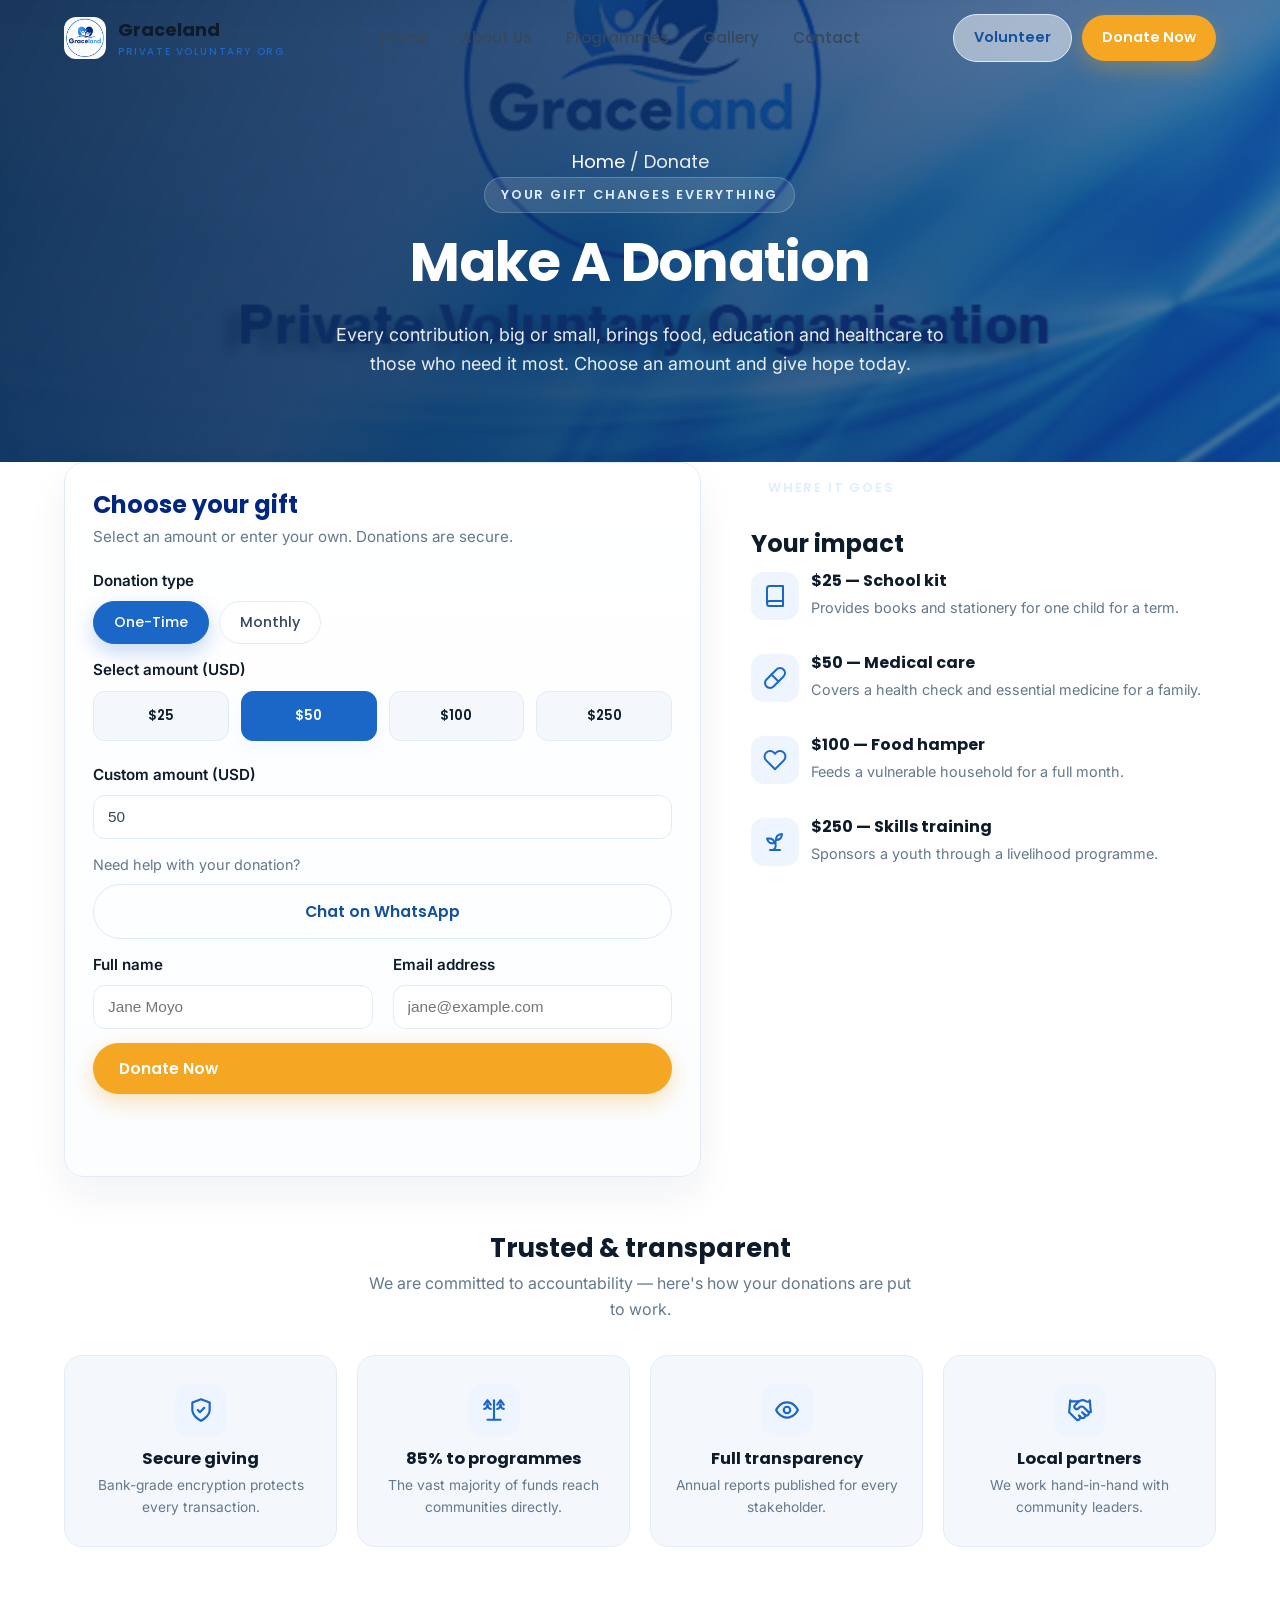
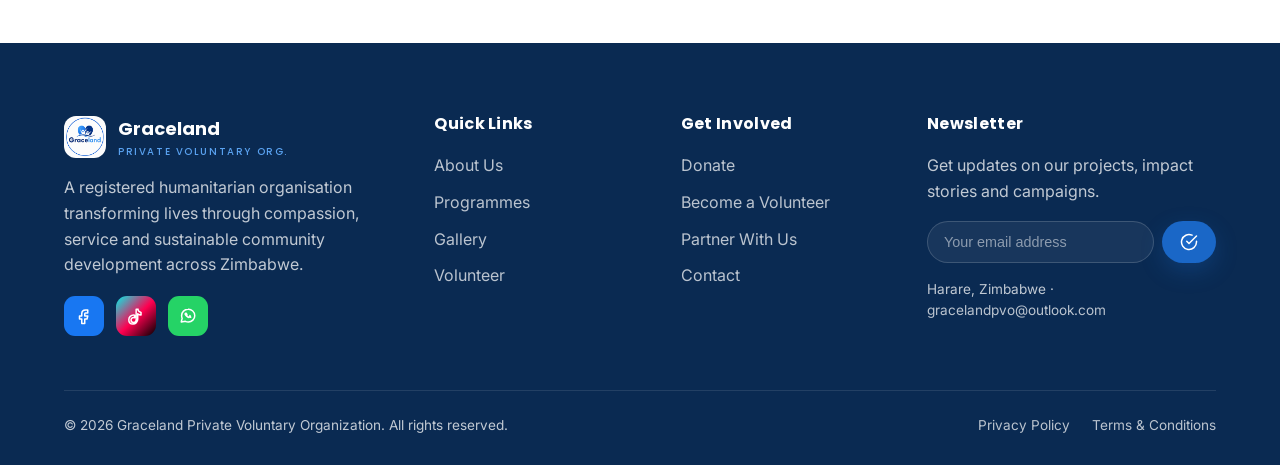
<file: public/donate.html>
<!DOCTYPE html>
<html lang="en">
<head>
  <meta charset="UTF-8" />
  <meta name="viewport" content="width=device-width, initial-scale=1.0" />
  <meta name="theme-color" content="#0f3b73" />
  <title>Donate — Graceland PVO</title>
  <meta name="description" content="Support Graceland PVO with a donation. Every gift helps provide education, healthcare and hope to communities in need." />
  <link rel="icon" href="logo.png" />
  <link rel="preconnect" href="https://fonts.googleapis.com" />
  <link rel="preconnect" href="https://fonts.gstatic.com" crossorigin />
  <link href="https://fonts.googleapis.com/css2?family=Inter:wght@400;500;600&family=Poppins:wght@500;600;700;800&display=swap" rel="stylesheet" />
  <link rel="stylesheet" href="style.css" />
  <link rel="stylesheet" href="pages.css" />
</head>
<body>

  <header class="nav light-nav" id="nav">
    <div class="container">
      <a class="brand" href="index.html" aria-label="Graceland PVO home">
        <img class="logo" src="logo.png" alt="Graceland PVO logo" width="42" height="42" />
        <span>Graceland<small>Private Voluntary Org.</small></span>
      </a>
      <nav class="nav-links" aria-label="Primary">
        <a href="index.html">Home</a>
        <a href="about.html">About Us</a>
        <a href="programmes.html">Programmes</a>
        <a href="gallery.html">Gallery</a>
        <a href="contact.html">Contact</a>
      </nav>
      <div class="nav-cta">
        <a href="volunteer.html" class="btn btn-ghost">Volunteer</a>
        <a href="donate.html" class="btn btn-amber">Donate Now</a>
      </div>
      <button class="hamburger" aria-label="Open menu" aria-expanded="false" aria-controls="mobileMenu">
        <span></span><span></span><span></span>
      </button>
    </div>
  </header>

  <nav class="mobile-menu" id="mobileMenu" aria-label="Mobile">
    <a href="index.html">Home</a>
    <a href="about.html">About Us</a>
    <a href="programmes.html">Programmes</a>
    <a href="gallery.html">Gallery</a>
    <a href="volunteer.html">Volunteer</a>
    <a href="contact.html">Contact</a>
    <a href="donate.html" class="btn btn-amber">Donate Now</a>
  </nav>

  <section class="page-hero">
    <div class="container">
      <p class="breadcrumb" data-reveal><a href="index.html">Home</a> / Donate</p>
      <span class="eyebrow" data-reveal>Your Gift Changes Everything</span>
      <h1 class="text-balance" data-reveal data-delay="1">Make A Donation</h1>
      <p data-reveal data-delay="2">Every contribution, big or small, brings food, education and healthcare to those who need it most. Choose an amount and give hope today.</p>
    </div>
  </section>

  <section class="section-pad" style="padding-top:0">
    <div class="container">
      <div class="form-layout">
        <div class="form-card" data-reveal>
          <h2 style="font-size:1.5rem;margin-bottom:6px">Choose your gift</h2>
          <p style="color:var(--ink-500);margin-bottom:20px;font-size:0.95rem">Select an amount or enter your own. Donations are secure.</p>
          <form id="donateForm" novalidate>
            <div class="field">
              <label>Donation type</label>
              <div class="filters" style="justify-content:flex-start;margin-bottom:0">
                <button type="button" class="filter-btn active" data-freq="one-time">One-time</button>
                <button type="button" class="filter-btn" data-freq="monthly">Monthly</button>
              </div>
            </div>
            <div class="field">
              <label>Select amount (USD)</label>
              <div class="amount-grid" id="amountGrid">
                <button type="button" class="amount-chip" data-amount="25">$25</button>
                <button type="button" class="amount-chip active" data-amount="50">$50</button>
                <button type="button" class="amount-chip" data-amount="100">$100</button>
                <button type="button" class="amount-chip" data-amount="250">$250</button>
              </div>
            </div>
            <div class="field">
              <label for="customAmount">Custom amount (USD)</label>
              <input type="number" id="customAmount" name="amount" min="1" value="50" data-validate="required" placeholder="Enter amount" />
              <span class="error">Please enter a donation amount.</span>
            </div>
            <div class="field">
              <p style="margin:0 0 8px;color:var(--ink-500);font-size:0.9rem;">Need help with your donation?</p>
              <a
                class="btn btn-ghost"
                href="https://wa.me/263780827356?text=%F0%9F%91%8B%20*Welcome%20to%20Graceland!*%0A%0AThank%20you%20for%20contacting%20**Graceland%20%E2%80%93%20Registered%20Private%20Voluntary%20Organisation%20(PVO%2018%2F26)%2C%20Zimbabwe**.%0A%0AWe%20are%20committed%20to%20*restoring%20hope%2C%20empowering%20communities%2C%20and%20transforming%20lives*%20through%20community%20welfare%2C%20child%20protection%2C%20disability%20support%2C%20healthcare%2C%20rehabilitation%2C%20and%20empowerment%20programmes.%0A%0AYour%20message%20is%20important%20to%20us.%20A%20member%20of%20our%20team%20will%20respond%20as%20soon%20as%20possible%20during%20our%20working%20hours.%0A%0APlease%20feel%20free%20to%20tell%20us%3A%0A%E2%80%A2%20Your%20name%0A%E2%80%A2%20How%20we%20can%20assist%20you%0A%E2%80%A2%20The%20programme%20or%20service%20you%20are%20inquiring%20about%0A%0AThank%20you%20for%20reaching%20out%20to%20Graceland.%20%F0%9F%A4%9D%F0%9F%92%99"
                target="_blank"
                rel="noopener noreferrer"
                style="width:100%;display:inline-flex;justify-content:center;align-items:center;gap:8px;"
              >
                Chat on WhatsApp
              </a>
            </div>
            <div class="field-row">
              <div class="field">
                <label for="d-name">Full name</label>
                <input type="text" id="d-name" name="name" data-validate="required" placeholder="Jane Moyo" />
                <span class="error">Please enter your name.</span>
              </div>
              <div class="field">
                <label for="d-email">Email address</label>
                <input type="email" id="d-email" name="email" data-validate="email" placeholder="jane@example.com" />
                <span class="error">Please enter a valid email.</span>
              </div>
            </div>
            <button type="submit" class="btn btn-amber" style="width:100%">Donate Now</button>
            <p class="form-success" role="status">Thank you for your generosity! A confirmation has been sent to your email.</p>
          </form>
        </div>

        <aside class="info-panel" data-reveal data-delay="1">
          <span class="eyebrow">Where It Goes</span>
          <h2 style="font-size:1.5rem;margin:6px 0 14px">Your impact</h2>
          <div class="info-list">
            <div class="info-item">
              <span class="ii" data-icon="book"></span>
              <div><h4>$25 — School kit</h4><p>Provides books and stationery for one child for a term.</p></div>
            </div>
            <div class="info-item">
              <span class="ii" data-icon="pill"></span>
              <div><h4>$50 — Medical care</h4><p>Covers a health check and essential medicine for a family.</p></div>
            </div>
            <div class="info-item">
              <span class="ii" data-icon="heart"></span>
              <div><h4>$100 — Food hamper</h4><p>Feeds a vulnerable household for a full month.</p></div>
            </div>
            <div class="info-item">
              <span class="ii" data-icon="seedling"></span>
              <div><h4>$250 — Skills training</h4><p>Sponsors a youth through a livelihood programme.</p></div>
            </div>
          </div>
        </aside>
      </div>

      <div style="margin-top:56px" data-reveal>
        <h2 style="text-align:center;font-size:1.6rem;margin-bottom:8px">Trusted &amp; transparent</h2>
        <p style="text-align:center;color:var(--ink-500);max-width:560px;margin:0 auto 32px">We are committed to accountability — here&apos;s how your donations are put to work.</p>
        <div class="donate-impact">
          <div class="di-card"><span class="di-ic" data-icon="shield"></span><h4>Secure giving</h4><p>Bank-grade encryption protects every transaction.</p></div>
          <div class="di-card"><span class="di-ic" data-icon="scale"></span><h4>85% to programmes</h4><p>The vast majority of funds reach communities directly.</p></div>
          <div class="di-card"><span class="di-ic" data-icon="eye"></span><h4>Full transparency</h4><p>Annual reports published for every stakeholder.</p></div>
          <div class="di-card"><span class="di-ic" data-icon="handshake"></span><h4>Local partners</h4><p>We work hand-in-hand with community leaders.</p></div>
        </div>
      </div>
    </div>
  </section>

  <footer class="footer" id="footer-slot"></footer>

  <script src="data.js"></script>
  <script src="pages.js"></script>
  <script src="main.js"></script>
</body>
</html>
</file>
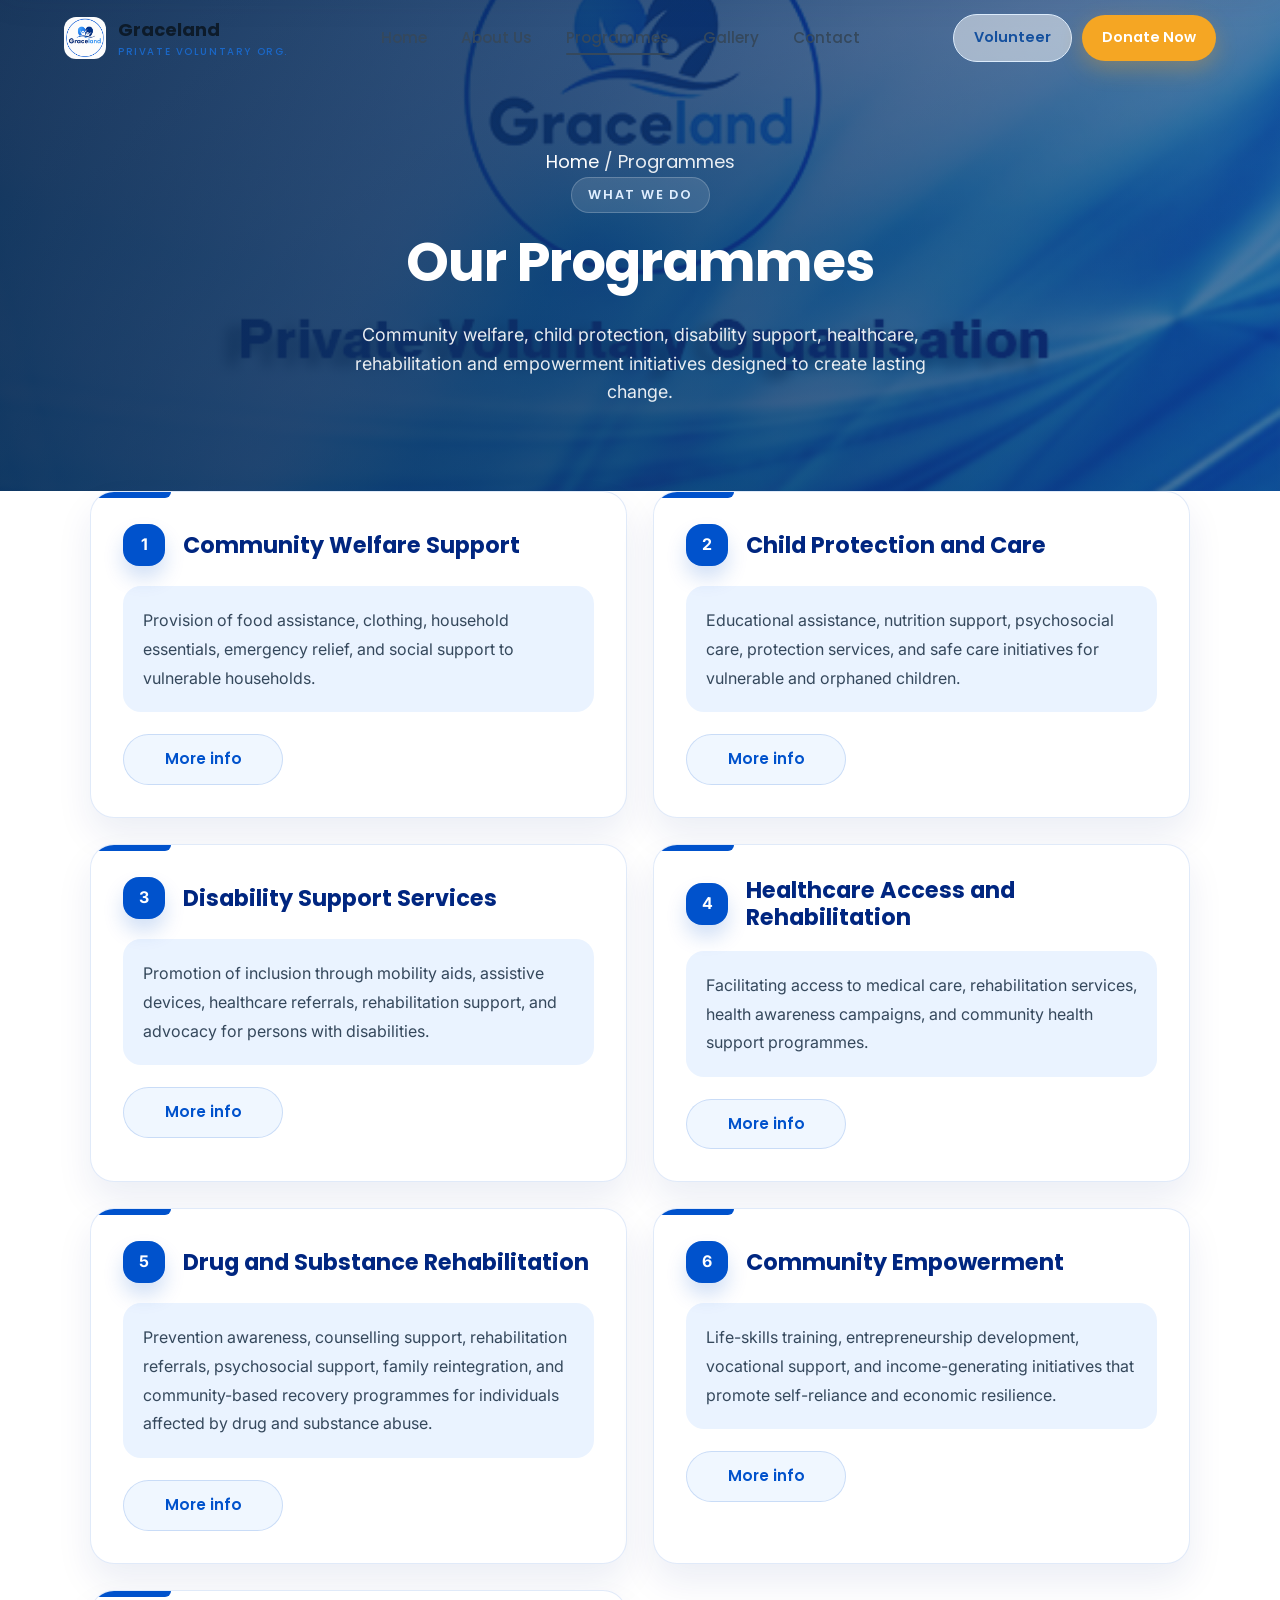
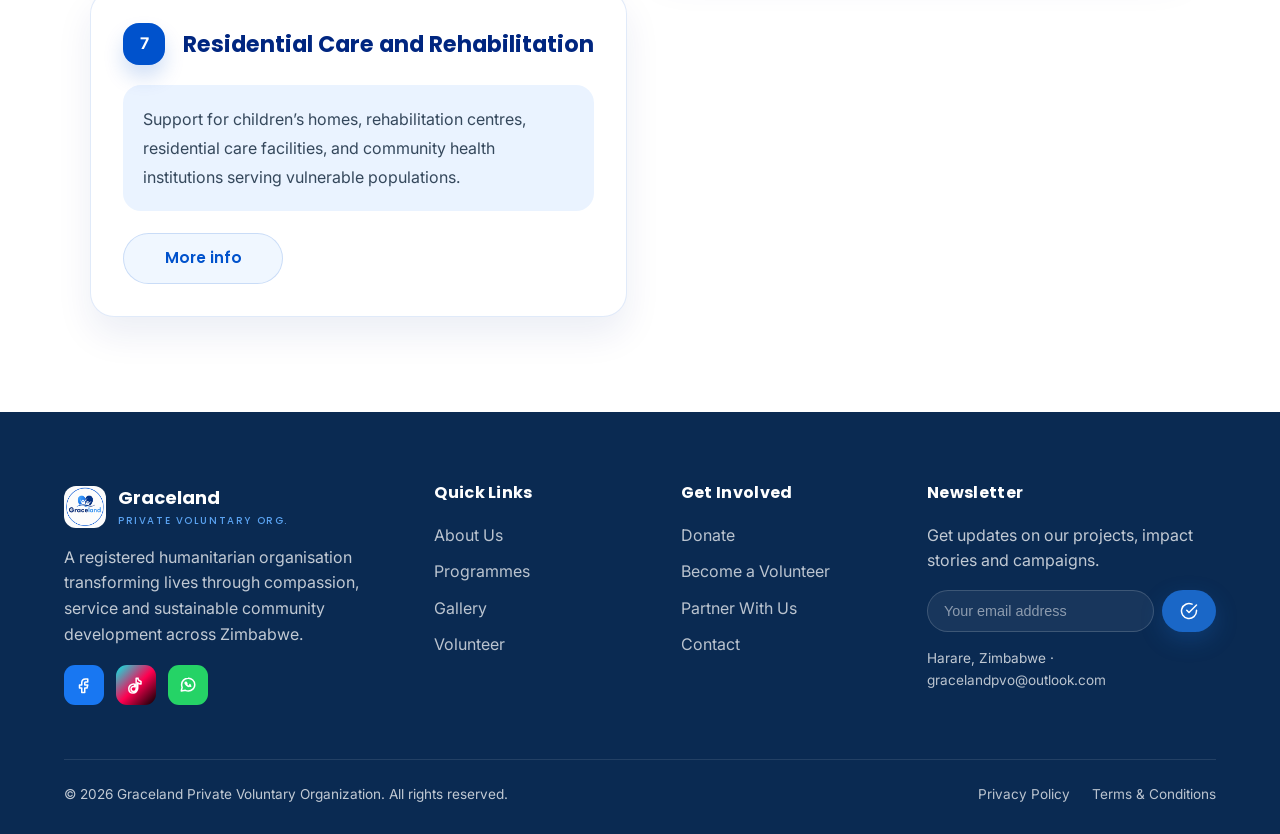
<file: public/programmes.html>
<!DOCTYPE html>
<html lang="en">
<head>
  <meta charset="UTF-8" />
  <meta name="viewport" content="width=device-width, initial-scale=1.0" />
  <meta name="theme-color" content="#0f3b73" />
  <title>Programmes — Graceland PVO</title>
  <meta name="description" content="Explore Graceland PVO programmes in welfare support, child protection, disability support, healthcare, rehabilitation and community empowerment across Zimbabwe." />
  <link rel="icon" href="logo.png" />
  <link rel="preconnect" href="https://fonts.googleapis.com" />
  <link rel="preconnect" href="https://fonts.gstatic.com" crossorigin />
  <link href="https://fonts.googleapis.com/css2?family=Inter:wght@400;500;600&family=Poppins:wght@500;600;700;800&display=swap" rel="stylesheet" />
  <link rel="stylesheet" href="style.css" />
  <link rel="stylesheet" href="pages.css" />
</head>
<body>

  <header class="nav light-nav" id="nav">
    <div class="container">
      <a class="brand" href="index.html" aria-label="Graceland PVO home">
        <img class="logo" src="logo.png" alt="Graceland PVO logo" width="42" height="42" />
        <span>Graceland<small>Private Voluntary Org.</small></span>
      </a>
      <nav class="nav-links" aria-label="Primary">
        <a href="index.html">Home</a>
        <a href="about.html">About Us</a>
        <a href="programmes.html" class="active">Programmes</a>
        <a href="gallery.html">Gallery</a>
        <a href="contact.html">Contact</a>
      </nav>
      <div class="nav-cta">
        <a href="volunteer.html" class="btn btn-ghost">Volunteer</a>
        <a href="donate.html" class="btn btn-amber">Donate Now</a>
      </div>
      <button class="hamburger" aria-label="Open menu" aria-expanded="false" aria-controls="mobileMenu">
        <span></span><span></span><span></span>
      </button>
    </div>
  </header>

  <nav class="mobile-menu" id="mobileMenu" aria-label="Mobile">
    <a href="index.html">Home</a>
    <a href="about.html">About Us</a>
    <a href="programmes.html">Programmes</a>
    <a href="gallery.html">Gallery</a>
    <a href="volunteer.html">Volunteer</a>
    <a href="contact.html">Contact</a>
    <a href="donate.html" class="btn btn-amber">Donate Now</a>
  </nav>

  <section class="page-hero">
    <div class="container">
      <p class="breadcrumb" data-reveal><a href="index.html">Home</a> / Programmes</p>
      <span class="eyebrow" data-reveal>What We Do</span>
      <h1 class="text-balance" data-reveal data-delay="1">Our Programmes</h1>
      <p data-reveal data-delay="2">Community welfare, child protection, disability support, healthcare, rehabilitation and empowerment initiatives designed to create lasting change.</p>
    </div>
  </section>

  <section class="section-pad" style="padding-top:0">
    <div class="container">
      <div class="programme-grid">

        <article class="programme-card" data-reveal>
          <div class="programme-card-top">
            <span class="programme-icon">1</span>
            <h2>Community Welfare Support</h2>
          </div>
          <p>Provision of food assistance, clothing, household essentials, emergency relief, and social support to vulnerable households.</p>
          <a class="btn btn-ghost programme-cta" href="contact.html">More info</a>
        </article>

        <article class="programme-card" data-reveal data-delay="1">
          <div class="programme-card-top">
            <span class="programme-icon">2</span>
            <h2>Child Protection and Care</h2>
          </div>
          <p>Educational assistance, nutrition support, psychosocial care, protection services, and safe care initiatives for vulnerable and orphaned children.</p>
          <a class="btn btn-ghost programme-cta" href="contact.html">More info</a>
        </article>

        <article class="programme-card" data-reveal data-delay="2">
          <div class="programme-card-top">
            <span class="programme-icon">3</span>
            <h2>Disability Support Services</h2>
          </div>
          <p>Promotion of inclusion through mobility aids, assistive devices, healthcare referrals, rehabilitation support, and advocacy for persons with disabilities.</p>
          <a class="btn btn-ghost programme-cta" href="contact.html">More info</a>
        </article>

        <article class="programme-card" data-reveal data-delay="3">
          <div class="programme-card-top">
            <span class="programme-icon">4</span>
            <h2>Healthcare Access and Rehabilitation</h2>
          </div>
          <p>Facilitating access to medical care, rehabilitation services, health awareness campaigns, and community health support programmes.</p>
          <a class="btn btn-ghost programme-cta" href="contact.html">More info</a>
        </article>

        <article class="programme-card" data-reveal data-delay="4">
          <div class="programme-card-top">
            <span class="programme-icon">5</span>
            <h2>Drug and Substance Rehabilitation</h2>
          </div>
          <p>Prevention awareness, counselling support, rehabilitation referrals, psychosocial support, family reintegration, and community-based recovery programmes for individuals affected by drug and substance abuse.</p>
          <a class="btn btn-ghost programme-cta" href="contact.html">More info</a>
        </article>

        <article class="programme-card" data-reveal data-delay="5">
          <div class="programme-card-top">
            <span class="programme-icon">6</span>
            <h2>Community Empowerment</h2>
          </div>
          <p>Life-skills training, entrepreneurship development, vocational support, and income-generating initiatives that promote self-reliance and economic resilience.</p>
          <a class="btn btn-ghost programme-cta" href="contact.html">More info</a>
        </article>

        <article class="programme-card" data-reveal data-delay="6">
          <div class="programme-card-top">
            <span class="programme-icon">7</span>
            <h2>Residential Care and Rehabilitation</h2>
          </div>
          <p>Support for children’s homes, rehabilitation centres, residential care facilities, and community health institutions serving vulnerable populations.</p>
          <a class="btn btn-ghost programme-cta" href="contact.html">More info</a>
        </article>

      </div>
    </div>
  </section>

  <footer class="footer" id="footer-slot"></footer>

  <script src="data.js"></script>
  <script src="main.js"></script>
</body>
</html>
</file>
<file: public/style.css>
/* ============================================================
   Graceland PVO — Global Design System
   Palette: Trust blue + clean white + soft accents
   ============================================================ */

:root {
  /* Brand */
  --blue-900: #0a2a52;
  --blue-800: #0f3b73;
  --blue-700: #14509e;
  --blue-600: #1a67c7;
  --blue-500: #2b82e6;
  --blue-400: #5aa2f0;
  --blue-300: #8fbcf4;
  --blue-100: #dcebfb;
  --blue-50: #eef5fe;

  /* Accent — warm hope tone (used sparingly) */
  --amber-500: #f5a623;
  --amber-400: #f7b84e;

  /* Neutrals */
  --white: #ffffff;
  --ink-900: #0d1b2a;
  --ink-700: #35485c;
  --ink-500: #64788d;
  --ink-300: #a7b6c5;
  --mist: #f4f8fd;
  --line: #e2ecf7;

  /* Effects */
  --radius: 18px;
  --radius-sm: 12px;
  --radius-lg: 28px;
  --shadow-sm: 0 2px 8px rgba(13, 27, 42, 0.06);
  --shadow-md: 0 12px 32px rgba(13, 43, 82, 0.10);
  --shadow-lg: 0 24px 60px rgba(13, 43, 82, 0.16);
  --glass: rgba(255, 255, 255, 0.65);
  --glass-border: rgba(255, 255, 255, 0.6);

  --maxw: 1200px;
  --nav-h: 76px;
  --ease-smooth: cubic-bezier(0.22, 1, 0.36, 1);

  --font-head: "Poppins", -apple-system, BlinkMacSystemFont, "Segoe UI", sans-serif;
  --font-body: "Inter", -apple-system, BlinkMacSystemFont, "Segoe UI", sans-serif;
}

/* ---------- Reset ---------- */
*,
*::before,
*::after { box-sizing: border-box; }

html {
  scroll-behavior: smooth;
  scroll-padding-top: calc(var(--nav-h) + 12px);
  -webkit-font-smoothing: antialiased;
  text-rendering: optimizeLegibility;
}

body {
  margin: 0;
  font-family: var(--font-body);
  color: var(--ink-700);
  background: var(--white);
  line-height: 1.6;
  overflow-x: hidden;
}

body.contact-page [data-reveal],
body.contact-page *[data-reveal] {
  opacity: 1 !important;
  transform: none !important;
  transition: none !important;
}

h1, h2, h3, h4, h5 {
  font-family: var(--font-head);
  color: var(--ink-900);
  line-height: 1.15;
  margin: 0 0 0.5em;
  font-weight: 700;
}

p { margin: 0 0 1rem; }

a { color: var(--blue-600); text-decoration: none; transition: color 0.2s ease; }
a:hover { color: var(--blue-800); }

img { max-width: 100%; display: block; }

ul { margin: 0; padding: 0; list-style: none; }

/* ---------- Layout helpers ---------- */
.container {
  width: 100%;
  max-width: var(--maxw);
  margin: 0 auto;
  padding: 0 24px;
}

section { position: relative; }

.section-pad { padding: 96px 0; }
.section-pad-sm { padding: 64px 0; }

.eyebrow {
  display: inline-block;
  font-family: var(--font-head);
  font-weight: 600;
  font-size: 0.8rem;
  letter-spacing: 0.14em;
  text-transform: uppercase;
  color: var(--blue-600);
  background: var(--blue-50);
  padding: 7px 16px;
  border-radius: 999px;
  margin-bottom: 18px;
}

.section-head { max-width: 680px; margin: 0 auto 56px; text-align: center; }
.section-head.left { margin-left: 0; text-align: left; }
.section-head h2 {
  font-size: clamp(1.9rem, 4vw, 2.85rem);
  letter-spacing: -0.02em;
}
.section-head p { font-size: 1.08rem; color: var(--ink-500); }

.text-balance { text-wrap: balance; }

/* ---------- Buttons ---------- */
.btn {
  --btn-bg: var(--blue-600);
  --btn-fg: #fff;
  position: relative;
  display: inline-flex;
  align-items: center;
  gap: 9px;
  font-family: var(--font-head);
  font-weight: 600;
  font-size: 0.98rem;
  padding: 14px 26px;
  border-radius: 999px;
  border: none;
  cursor: pointer;
  background: var(--btn-bg);
  color: var(--btn-fg);
  overflow: hidden;
  transition: transform 0.25s cubic-bezier(0.34, 1.56, 0.64, 1),
    box-shadow 0.25s ease, background 0.25s ease;
  box-shadow: 0 8px 22px rgba(26, 103, 199, 0.28);
  isolation: isolate;
}
.btn:hover { transform: translateY(-3px); box-shadow: 0 14px 30px rgba(26, 103, 199, 0.36); color: #fff; }
.btn:active { transform: translateY(-1px); }

.btn::before {
  content: "";
  position: absolute;
  inset: 0;
  background: linear-gradient(120deg, rgba(255,255,255,0.22), rgba(255,255,255,0.04), rgba(255,255,255,0.18));
  transform: translateX(-110%);
  transition: transform 0.45s ease;
}
.btn:hover::before { transform: translateX(110%); }

.btn-amber { --btn-bg: var(--amber-500); box-shadow: 0 8px 22px rgba(245, 166, 35, 0.32); }
.btn-amber:hover { box-shadow: 0 14px 30px rgba(245, 166, 35, 0.42); }

.btn-ghost {
  --btn-bg: transparent;
  --btn-fg: var(--blue-700);
  border: 1.5px solid var(--blue-100);
  box-shadow: none;
  background: rgba(255, 255, 255, 0.5);
}
.btn-ghost:hover { color: var(--blue-800); background: var(--white); box-shadow: var(--shadow-sm); }

.btn-light {
  --btn-bg: rgba(255,255,255,0.14);
  --btn-fg: #fff;
  border: 1.5px solid rgba(255,255,255,0.35);
  box-shadow: none;
  backdrop-filter: blur(6px);
}
.btn-light:hover { background: rgba(255,255,255,0.25); color: #fff; }

/* Ripple */
.ripple {
  position: absolute;
  border-radius: 50%;
  transform: scale(0);
  background: rgba(255, 255, 255, 0.5);
  animation: ripple 0.6s linear;
  pointer-events: none;
  z-index: -1;
}
@keyframes ripple { to { transform: scale(4); opacity: 0; } }

/* ---------- Navbar ---------- */
.nav {
  position: fixed;
  inset: 0 0 auto 0;
  height: var(--nav-h);
  z-index: 100;
  display: flex;
  align-items: center;
  transition: background 0.35s ease, box-shadow 0.35s ease, backdrop-filter 0.35s ease;
}
.nav .container { display: flex; align-items: center; justify-content: space-between; }
.nav.scrolled {
  background: rgba(255, 255, 255, 0.82);
  backdrop-filter: saturate(180%) blur(16px);
  box-shadow: 0 1px 0 var(--line), var(--shadow-sm);
}

.brand { display: flex; align-items: center; gap: 12px; font-family: var(--font-head); font-weight: 700; color: var(--ink-900); font-size: 1.12rem; }
.brand .logo { width: 42px; height: 42px; border-radius: 12px; flex: none; }
.brand small { display: block; font-size: 0.62rem; font-weight: 500; letter-spacing: 0.16em; color: var(--blue-600); text-transform: uppercase; }
.nav:not(.scrolled) .brand, .nav:not(.scrolled) .brand small { color: #fff; }
.nav:not(.scrolled).light-nav .brand { color: var(--ink-900); }
.nav:not(.scrolled).light-nav .brand small { color: var(--blue-600); }

.nav-links { display: flex; align-items: center; gap: 6px; }
.nav-links a {
  position: relative;
  font-family: var(--font-head);
  font-weight: 500;
  font-size: 0.95rem;
  color: var(--ink-700);
  padding: 8px 14px;
  border-radius: 10px;
}
.nav:not(.scrolled) .nav-links a { color: rgba(255,255,255,0.92); }
.nav:not(.scrolled).light-nav .nav-links a { color: var(--ink-700); }
.nav-links a::after {
  content: "";
  position: absolute;
  left: 14px; right: 14px; bottom: 3px;
  height: 2px;
  background: currentColor;
  border-radius: 2px;
  transform: scaleX(0);
  transform-origin: left;
  transition: transform 0.3s ease;
}
.nav-links a:hover::after, .nav-links a.active::after { transform: scaleX(1); }
.nav-links a.active { color: var(--blue-600); }

.nav-cta { display: flex; align-items: center; gap: 10px; }
.nav-cta .btn { padding: 11px 20px; font-size: 0.9rem; }

.hamburger {
  display: none;
  width: 44px; height: 44px;
  border: none; background: transparent;
  cursor: pointer;
  flex-direction: column;
  gap: 5px;
  align-items: center;
  justify-content: center;
  border-radius: 12px;
}
.hamburger span {
  width: 24px; height: 2.5px; border-radius: 2px;
  background: var(--ink-900);
  transition: transform 0.35s ease, opacity 0.25s ease, background 0.3s;
}
.nav:not(.scrolled) .hamburger span { background: #fff; }
.nav:not(.scrolled).light-nav .hamburger span { background: var(--ink-900); }
.hamburger.open span:nth-child(1) { transform: translateY(7.5px) rotate(45deg); }
.hamburger.open span:nth-child(2) { opacity: 0; }
.hamburger.open span:nth-child(3) { transform: translateY(-7.5px) rotate(-45deg); }

/* Mobile menu */
.mobile-menu {
  position: fixed;
  inset: var(--nav-h) 0 auto 0;
  background: rgba(255,255,255,0.97);
  backdrop-filter: blur(14px);
  box-shadow: var(--shadow-md);
  padding: 16px 24px 28px;
  transform: translateY(-120%);
  transition: transform 0.45s cubic-bezier(0.22, 1, 0.36, 1);
  z-index: 99;
}
.mobile-menu.open { transform: translateY(0); }
.mobile-menu a {
  display: block;
  font-family: var(--font-head);
  font-weight: 500;
  color: var(--ink-900);
  padding: 14px 6px;
  border-bottom: 1px solid var(--line);
  font-size: 1.05rem;
}
.mobile-menu .btn { width: 100%; justify-content: center; margin-top: 18px; }

/* ---------- Cards ---------- */
.card {
  background: var(--white);
  border: 1px solid var(--line);
  border-radius: var(--radius);
  padding: 30px;
  box-shadow: var(--shadow-sm);
  transition: transform 0.35s cubic-bezier(0.22, 1, 0.36, 1), box-shadow 0.35s ease, border-color 0.35s ease;
}
.card:hover { transform: translateY(-8px); box-shadow: var(--shadow-lg); border-color: var(--blue-100); }

.programme-grid {
  display: grid;
  grid-template-columns: repeat(2, minmax(0, 1fr));
  gap: 26px;
  max-width: 1100px;
  margin: 0 auto;
}

.programme-card {
  position: relative;
  background: #ffffff;
  border: 1px solid rgba(0, 82, 204, 0.12);
  border-radius: 24px;
  padding: 32px;
  box-shadow: 0 18px 36px rgba(0, 38, 128, 0.08);
  transition: transform 0.35s ease, box-shadow 0.35s ease, border-color 0.35s ease;
  overflow: hidden;
}
.programme-card::before {
  content: "";
  position: absolute;
  top: 0;
  left: 0;
  width: 80px;
  height: 6px;
  background: #0052CC;
  border-radius: 0 0 16px 0;
}
.programme-card-top {
  display: flex;
  align-items: center;
  gap: 18px;
  margin-bottom: 20px;
}
.programme-icon {
  width: 42px;
  height: 42px;
  display: grid;
  place-items: center;
  background: #0052CC;
  color: #ffffff;
  font-weight: 700;
  border-radius: 16px;
  flex-shrink: 0;
  box-shadow: 0 12px 20px rgba(0, 82, 204, 0.18);
}
.programme-card h2 {
  font-size: 1.4rem;
  color: #002680;
  line-height: 1.2;
  margin: 0;
}
.programme-card p {
  background: #EAF3FF;
  border-radius: 18px;
  padding: 20px;
  color: var(--ink-700);
  line-height: 1.8;
  margin: 0 0 22px;
}
.programme-cta {
  display: inline-flex;
  align-items: center;
  justify-content: center;
  min-width: 160px;
  padding: 12px 24px;
  font-size: 0.95rem;
  border-radius: 999px;
  border: 1px solid rgba(0, 82, 204, 0.16);
  color: #0052CC;
  background: rgba(64, 156, 255, 0.08);
}
.programme-cta:hover {
  background: #0052CC;
  color: #ffffff;
}
.programme-card:hover {
  transform: translateY(-8px);
  box-shadow: 0 24px 55px rgba(0, 38, 128, 0.18);
  border-color: rgba(0, 82, 204, 0.22);
}

@media (max-width: 960px) {
  .programme-grid {
    grid-template-columns: 1fr;
  }
}

@media (max-width: 620px) {
  .programme-card {
    padding: 24px;
  }
}

.icon-badge {
  width: 56px; height: 56px;
  display: grid; place-items: center;
  border-radius: 16px;
  background: var(--blue-50);
  color: var(--blue-600);
  margin-bottom: 20px;
  transition: transform 0.35s ease, background 0.35s ease, color 0.35s ease;
}
.card:hover .icon-badge { transform: scale(1.08) rotate(-4deg); background: var(--blue-600); color: #fff; }
.icon-badge svg { width: 28px; height: 28px; }

/* ---------- Footer ---------- */
.footer { background: var(--blue-900); color: rgba(255,255,255,0.75); padding: 72px 0 28px; }
.footer h4 { color: #fff; font-size: 1rem; margin-bottom: 20px; letter-spacing: 0.02em; }
.footer a { color: rgba(255,255,255,0.72); }
.footer a:hover { color: #fff; }
.footer-grid { display: grid; grid-template-columns: 1.6fr 1fr 1fr 1.4fr; gap: 40px; }
.footer .brand { color: #fff; margin-bottom: 16px; }
.footer .brand small { color: var(--blue-400); }
.footer li { margin-bottom: 11px; }
.footer .socials { display: flex; gap: 12px; margin-top: 18px; }
.footer .socials a {
  width: 40px; height: 40px; border-radius: 11px;
  display: grid; place-items: center;
  background: rgba(255,255,255,0.08);
  color: #fff;
  transition: transform 0.25s ease, background 0.25s ease;
}
.footer .socials a.facebook { background: #1877f2; }
.footer .socials a.tiktok { background: linear-gradient(135deg, #00f2ea 0%, #ff0050 52%, #000000 100%); }
.footer .socials a.whatsapp { background: #25d366; }
.footer .socials a:hover { transform: translateY(-3px); }
.footer .socials a.facebook:hover { background: #1468d8; }
.footer .socials a.tiktok:hover { filter: brightness(1.06); }
.footer .socials a.whatsapp:hover { background: #1fb95a; }
.footer .socials svg { width: 18px; height: 18px; }
.newsletter { display: flex; gap: 8px; margin-top: 14px; }
.newsletter input {
  flex: 1; min-width: 0;
  padding: 12px 16px; border-radius: 999px;
  border: 1px solid rgba(255,255,255,0.16);
  background: rgba(255,255,255,0.06);
  color: #fff; font-size: 0.9rem;
}
.newsletter input::placeholder { color: rgba(255,255,255,0.5); }
.newsletter button { padding: 12px 18px; }
.footer-bottom {
  margin-top: 52px; padding-top: 24px;
  border-top: 1px solid rgba(255,255,255,0.1);
  display: flex; justify-content: space-between; flex-wrap: wrap; gap: 12px;
  font-size: 0.85rem;
}
.footer-bottom a { margin-left: 18px; }

/* ---------- Scroll reveal ---------- */
[data-reveal] {
  opacity: 0;
  transform: translateY(34px);
  transition: opacity 0.7s ease, transform 0.7s var(--ease-smooth);
  will-change: opacity, transform;
}
[data-reveal="left"] { transform: translateX(-44px); }
[data-reveal="right"] { transform: translateX(44px); }
[data-reveal="up"] { transform: translateY(40px); }
[data-reveal="scale"] { transform: scale(0.9); }
[data-reveal].in { opacity: 1; transform: none; }
[data-reveal][data-delay="1"] { transition-delay: 0.1s; }
[data-reveal][data-delay="2"] { transition-delay: 0.2s; }
[data-reveal][data-delay="3"] { transition-delay: 0.3s; }
[data-reveal][data-delay="4"] { transition-delay: 0.4s; }
[data-reveal][data-delay="5"] { transition-delay: 0.5s; }

@media (prefers-reduced-motion: reduce) {
  * { animation-duration: 0.001ms !important; transition-duration: 0.001ms !important; scroll-behavior: auto !important; }
  [data-reveal] { opacity: 1; transform: none; }
}

/* ---------- Page hero (interior pages) ---------- */
.page-hero {
  padding: calc(var(--nav-h) + 72px) 0 84px;
  background:
    linear-gradient(115deg, rgba(10, 42, 82, 0.92) 0%, rgba(15, 59, 115, 0.82) 42%, rgba(20, 80, 158, 0.48) 100%),
    url('hero-community.jpg') center/cover no-repeat;
  text-align: center;
  position: relative;
  color: #fff;
}
.page-hero::before {
  content: "";
  position: absolute;
  inset: 0;
  background: linear-gradient(180deg, rgba(10, 42, 82, 0.18), rgba(10, 42, 82, 0.36));
}
.page-hero .container {
  position: relative;
  z-index: 1;
}
.page-hero h1 { font-size: clamp(2.2rem, 5vw, 3.4rem); letter-spacing: -0.02em; color: #fff; }
.page-hero p { font-size: 1.12rem; color: rgba(255,255,255,0.9); max-width: 640px; margin: 0 auto; }
.breadcrumb { font-size: 0.85rem; color: rgba(255,255,255,0.8); margin-bottom: 16px; font-family: var(--font-head); }
.breadcrumb a { color: #fff; }
.eyebrow {
  color: #dfeeff;
  background: rgba(255,255,255,0.12);
  border: 1px solid rgba(255,255,255,0.2);
}

/* ---------- Forms (polished input area) ---------- */
.form-layout {
  display: grid;
  grid-template-columns: 1fr 360px;
  gap: 36px;
  align-items: start;
}

.form-card {
  background: linear-gradient(180deg, #ffffff 0%, #fbfdff 100%);
  border: 1px solid var(--line);
  border-radius: 20px;
  padding: 28px;
  box-shadow: 0 18px 40px rgba(3, 38, 83, 0.06);
  transition: transform 0.32s var(--ease-smooth), box-shadow 0.32s ease;
}
.form-card:hover { transform: translateY(-6px); box-shadow: 0 32px 70px rgba(3, 38, 83, 0.09); }

.form-card h2 { color: #002680; margin-bottom: 6px; }
.form-card p { color: var(--ink-500); }

.field-row { display: flex; gap: 18px; }
.field { display: flex; flex-direction: column; margin-bottom: 14px; }
.field label { font-weight: 600; color: var(--ink-900); font-size: 0.95rem; margin-bottom: 8px; }
.field input,
.field textarea,
.field select {
  padding: 12px 14px;
  border-radius: 12px;
  border: 1px solid var(--line);
  font-size: 0.96rem;
  color: var(--ink-700);
  background: #fff;
  transition: box-shadow 0.2s ease, border-color 0.18s ease, transform 0.18s ease;
}
.field textarea { min-height: 120px; resize: vertical; }
.field input:focus, .field textarea:focus, .field select:focus {
  outline: none;
  border-color: rgba(0,82,204,0.22);
  box-shadow: 0 8px 30px rgba(3, 38, 83, 0.06);
  transform: translateY(-1px);
}

.field .error { display: none; color: #d9534f; font-size: 0.88rem; margin-top: 6px; }
.field.invalid .error { display: block; }
.field.invalid input, .field.invalid textarea, .field.invalid select { border-color: rgba(217,83,79,0.14); box-shadow: 0 6px 18px rgba(217,83,79,0.06); }

.form-success {
  margin-top: 14px;
  padding: 12px 16px;
  border-radius: 12px;
  background: linear-gradient(90deg, rgba(64,156,255,0.08), rgba(74,201,177,0.04));
  color: var(--blue-700);
  font-weight: 600;
  opacity: 0;
  transform: translateY(6px);
  max-height: 0;
  overflow: hidden;
  transition: opacity 0.36s ease, transform 0.36s var(--ease-smooth), max-height 0.36s ease;
}
.form-success.show { opacity: 1; transform: none; max-height: 120px; }

/* Filters / amount chips adjustments */
.filters { display:flex; gap:10px; }
.filter-btn { padding:8px 14px; border-radius:999px; border:1px solid var(--line); background:transparent; color:var(--ink-700); cursor:pointer; }
.filter-btn.active { background: rgba(0,82,204,0.08); color: #0052CC; border-color: rgba(0,82,204,0.12); }
.amount-grid { display:flex; gap:10px; flex-wrap:wrap; }
.amount-chip { padding:10px 14px; border-radius:12px; border:1px solid var(--line); background: #fff; cursor:pointer; }
.amount-chip.active { background: rgba(64,156,255,0.10); border-color: rgba(0,82,204,0.12); color: #0052CC; box-shadow: 0 8px 20px rgba(64,156,255,0.06); }

/* Info panel tweaks to sit well with new form look */
.info-panel { background: transparent; padding: 8px 6px; }
.info-list .info-item { display:flex; gap:12px; align-items:flex-start; margin-bottom:16px; }
.info-list .info-item h4 { margin:0 0 6px; font-size:1rem; }

@media (max-width: 960px) {
  .form-layout { grid-template-columns: 1fr; }
  .field-row { flex-direction: column; }
}
</file>
<file: public/home.css>
/* ============================================================
   Graceland PVO — Home page styles
   ============================================================ */

/* ---------- Hero ---------- */
.hero {
  position: relative;
  min-height: 100vh;
  display: flex;
  align-items: center;
  overflow: hidden;
  padding: calc(var(--nav-h) + 40px) 0 60px;
}
.hero-bg { position: absolute; inset: 0; z-index: -2; }
.hero-bg img { width: 100%; height: 100%; object-fit: cover; }
.hero-overlay {
  position: absolute; inset: 0;
  background:
    linear-gradient(115deg, rgba(10, 42, 82, 0.94) 0%, rgba(15, 59, 115, 0.8) 42%, rgba(20, 80, 158, 0.32) 100%),
    linear-gradient(0deg, rgba(10, 42, 82, 0.55), transparent 55%);
}
.hero-blob {
  position: absolute;
  border-radius: 50%;
  filter: blur(70px);
  z-index: -1;
  opacity: 0.5;
  animation: float 9s ease-in-out infinite;
}
.hero-blob-1 { width: 380px; height: 380px; background: var(--blue-500); top: -80px; right: -60px; }
.hero-blob-2 { width: 300px; height: 300px; background: var(--amber-500); bottom: -60px; left: -40px; animation-delay: 2s; opacity: 0.32; }
@keyframes float { 0%,100% { transform: translateY(0) } 50% { transform: translateY(-26px) } }

.hero-inner { position: relative; max-width: 780px; }
.hero-badge {
  display: inline-block;
  background: rgba(255,255,255,0.12);
  border: 1px solid rgba(255,255,255,0.28);
  backdrop-filter: blur(8px);
  color: #fff;
  font-family: var(--font-head);
  font-weight: 500;
  font-size: 0.8rem;
  letter-spacing: 0.04em;
  padding: 9px 18px;
  border-radius: 999px;
  margin-bottom: 24px;
}
.hero h1 {
  color: #fff;
  font-size: clamp(2.3rem, 5.4vw, 4rem);
  font-weight: 800;
  letter-spacing: -0.025em;
  margin-bottom: 22px;
}
.hero h1 .grad {
  background: linear-gradient(100deg, #ffd58a, var(--amber-400));
  -webkit-background-clip: text;
  background-clip: text;
  color: transparent;
}
.hero p {
  color: rgba(255,255,255,0.9);
  font-size: 1.16rem;
  max-width: 640px;
  margin-bottom: 34px;
}
.hero-actions { display: flex; flex-wrap: wrap; gap: 14px; margin-bottom: 54px; }

.scroll-indicator {
  position: absolute;
  bottom: 26px; left: 50%;
  transform: translateX(-50%);
  z-index: 3;
}
.mouse {
  width: 26px; height: 42px;
  border: 2px solid rgba(255,255,255,0.7);
  border-radius: 14px;
  display: block;
  position: relative;
}
.wheel {
  position: absolute;
  top: 8px; left: 50%;
  width: 4px; height: 8px;
  margin-left: -2px;
  background: #fff;
  border-radius: 2px;
  animation: wheel 1.6s ease-in-out infinite;
}
@keyframes wheel { 0% { opacity: 0; transform: translateY(0) } 40% { opacity: 1 } 100% { opacity: 0; transform: translateY(14px) } }

/* ---------- About ---------- */
.about-grid { display: grid; grid-template-columns: 1fr 1.1fr; gap: 64px; align-items: center; }
.about-media { position: relative; }
.about-media > img { width: 100%; border-radius: var(--radius-lg); box-shadow: var(--shadow-lg); }

.about-text h2 { font-size: clamp(1.8rem, 3.6vw, 2.6rem); letter-spacing: -0.02em; }
.about-text > p { font-size: 1.06rem; color: var(--ink-500); margin-bottom: 30px; }

/* ---------- Values ---------- */
.values-section { background: linear-gradient(180deg, var(--white), var(--mist)); }
.values-grid { display: grid; grid-template-columns: repeat(4, 1fr); gap: 20px; }
.value-card {
  background: #fff;
  border: 1px solid var(--line);
  border-radius: var(--radius);
  padding: 26px 22px;
  text-align: center;
  box-shadow: var(--shadow-sm);
  transition: transform 0.35s cubic-bezier(0.22,1,0.36,1), box-shadow 0.35s ease, border-color 0.35s ease;
}
.value-card:hover { transform: translateY(-8px); box-shadow: var(--shadow-lg); border-color: var(--blue-100); }
.value-card .vi {
  width: 54px; height: 54px; margin: 0 auto 16px;
  border-radius: 15px; display: grid; place-items: center;
  background: var(--blue-50); color: var(--blue-600);
  transition: transform 0.35s ease, background 0.35s ease, color 0.35s ease;
}
.value-card:hover .vi { transform: rotate(-6deg) scale(1.08); background: var(--blue-600); color: #fff; }
.value-card .vi svg { width: 26px; height: 26px; }
.value-card h4 { font-size: 1.02rem; margin-bottom: 6px; }
.value-card p { font-size: 0.85rem; color: var(--ink-500); margin: 0; }
@media (max-width: 960px) { .values-grid { grid-template-columns: repeat(2, 1fr); } }
@media (max-width: 520px) { .values-grid { grid-template-columns: 1fr 1fr; } }

/* ---------- Programmes ---------- */
.programmes-section { background: var(--white); }
.prog-card { position: relative; overflow: hidden; }
.prog-card .icon-badge { position: relative; z-index: 1; }
.prog-card h3 { font-size: 1.25rem; margin-bottom: 10px; position: relative; z-index: 1; }
.prog-card > p { color: var(--ink-500); font-size: 0.96rem; position: relative; z-index: 1; }
.prog-tags {
  display: flex; flex-wrap: wrap; gap: 8px;
  margin-top: 18px;
  max-height: 0; opacity: 0; overflow: hidden;
  transition: max-height 0.4s ease, opacity 0.35s ease, margin 0.4s ease;
}
.prog-card:hover .prog-tags { max-height: 140px; opacity: 1; }
.prog-tags span {
  font-size: 0.78rem; font-family: var(--font-head); font-weight: 500;
  background: var(--blue-50); color: var(--blue-700);
  padding: 6px 12px; border-radius: 999px;
}
.prog-card::after {
  content: ""; position: absolute; inset: auto -30% -40% auto;
  width: 180px; height: 180px; border-radius: 50%;
  background: radial-gradient(circle, var(--blue-100), transparent 70%);
  opacity: 0; transition: opacity 0.4s ease; z-index: 0;
}
.prog-card:hover::after { opacity: 0.8; }

/* ---------- Impact ---------- */
.impact-section {
  background: linear-gradient(120deg, var(--blue-900), var(--blue-800) 60%, var(--blue-700));
  overflow: hidden;
}
.impact-section h2 { color: #fff; font-size: clamp(1.8rem, 3.6vw, 2.6rem); }
.eyebrow.light { background: rgba(255,255,255,0.14); color: #cfe2fb; }
.impact-blob { position: absolute; width: 460px; height: 460px; border-radius: 50%; background: var(--blue-600); filter: blur(90px); opacity: 0.4; top: -120px; right: -80px; }
.impact-grid { display: grid; grid-template-columns: repeat(5, 1fr); gap: 20px; position: relative; }
.impact-card {
  background: rgba(255,255,255,0.07);
  border: 1px solid rgba(255,255,255,0.14);
  backdrop-filter: blur(10px);
  border-radius: var(--radius);
  padding: 30px 22px;
  text-align: center;
  transition: transform 0.35s ease, background 0.35s ease;
}
.impact-card:hover { transform: translateY(-8px); background: rgba(255,255,255,0.12); }
.impact-card .num {
  font-family: var(--font-head); font-weight: 800; font-size: 2.5rem;
  color: #fff; line-height: 1; margin-bottom: 8px;
  background: linear-gradient(100deg, #fff, #cfe2fb);
  -webkit-background-clip: text; background-clip: text; color: transparent;
}
.impact-card .label { color: rgba(255,255,255,0.82); font-size: 0.9rem; }
.impact-card .ic { width: 44px; height: 44px; margin: 0 auto 16px; border-radius: 12px; display: grid; place-items: center; background: rgba(255,255,255,0.12); color: #cfe2fb; }
.impact-card .ic svg { width: 22px; height: 22px; }
@media (max-width: 960px) { .impact-grid { grid-template-columns: repeat(3, 1fr); } }
@media (max-width: 560px) { .impact-grid { grid-template-columns: 1fr 1fr; } }

/* ---------- CTA banner ---------- */
.cta-banner {
  background: linear-gradient(115deg, var(--blue-700), var(--blue-600));
  border-radius: var(--radius-lg);
  padding: 52px 56px;
  display: flex; align-items: center; justify-content: space-between; gap: 34px;
  box-shadow: var(--shadow-lg);
  position: relative; overflow: hidden;
}
.cta-banner::before {
  content: ""; position: absolute; inset: -50% auto auto -10%;
  width: 300px; height: 300px; border-radius: 50%;
  background: rgba(255,255,255,0.08);
}
.cta-banner h2 { color: #fff; font-size: clamp(1.5rem, 3vw, 2.1rem); margin-bottom: 8px; position: relative; }
.cta-banner p { color: rgba(255,255,255,0.9); margin: 0; position: relative; max-width: 520px; }
.cta-actions { display: flex; gap: 12px; flex-wrap: wrap; position: relative; flex: none; }
.cta-banner .btn-ghost { background: rgba(255,255,255,0.12); border-color: rgba(255,255,255,0.4); color: #fff; }
.cta-banner .btn-ghost:hover { background: rgba(255,255,255,0.22); color: #fff; }

/* ---------- Responsive ---------- */
@media (max-width: 900px) {
  .about-grid { grid-template-columns: 1fr; gap: 44px; }
  .cta-banner { flex-direction: column; text-align: center; align-items: center; padding: 40px 30px; }
  .cta-actions { justify-content: center; }
}
</file>
<file: public/pages.css>
/* ============================================================
   Graceland PVO — Interior page styles (gallery, news, forms)
   ============================================================ */

/* ---------- Filters ---------- */
.filters { display: flex; flex-wrap: wrap; gap: 10px; justify-content: center; margin-bottom: 40px; }
.filter-btn {
  font-family: var(--font-head); font-weight: 500; font-size: 0.9rem;
  padding: 10px 20px; border-radius: 999px;
  border: 1.5px solid var(--line); background: #fff; color: var(--ink-700);
  cursor: pointer; transition: all 0.25s ease; text-transform: capitalize;
}
.filter-btn:hover { border-color: var(--blue-300); color: var(--blue-700); }
.filter-btn.active { background: var(--blue-600); border-color: var(--blue-600); color: #fff; box-shadow: 0 8px 20px rgba(26,103,199,0.25); }

/* ---------- Masonry gallery ---------- */
.masonry { columns: 3; column-gap: 20px; }
.masonry-item {
  break-inside: avoid;
  margin-bottom: 20px;
  border-radius: var(--radius);
  overflow: hidden;
  position: relative;
  cursor: pointer;
  box-shadow: var(--shadow-sm);
  transition: transform 0.4s cubic-bezier(0.22,1,0.36,1), box-shadow 0.4s ease, opacity 0.4s ease;
}
.masonry-item img { width: 100%; display: block; transition: transform 0.6s cubic-bezier(0.22,1,0.36,1); }
.masonry-item:hover { box-shadow: var(--shadow-lg); }
.masonry-item:hover img { transform: scale(1.08); }
.masonry-item .cap {
  position: absolute; inset: auto 0 0 0;
  padding: 40px 18px 16px;
  background: linear-gradient(0deg, rgba(10,42,82,0.85), transparent);
  color: #fff; font-family: var(--font-head); font-weight: 500;
  transform: translateY(8px); opacity: 0; transition: opacity 0.35s ease, transform 0.35s ease;
}
.masonry-item:hover .cap { opacity: 1; transform: none; }
.masonry-item .zoom {
  position: absolute; top: 14px; right: 14px;
  width: 38px; height: 38px; border-radius: 10px;
  background: rgba(255,255,255,0.85); color: var(--blue-700);
  display: grid; place-items: center;
  transform: scale(0.6); opacity: 0; transition: all 0.3s ease;
}
.masonry-item:hover .zoom { transform: scale(1); opacity: 1; }
.masonry-item.hide { display: none; }
@media (max-width: 900px) { .masonry { columns: 2; } }
@media (max-width: 560px) { .masonry { columns: 1; } }

/* ---------- Lightbox ---------- */
.lightbox {
  position: fixed; inset: 0; z-index: 200;
  background: rgba(6, 20, 40, 0.92);
  backdrop-filter: blur(6px);
  display: none; align-items: center; justify-content: center;
  padding: 30px;
  opacity: 0; transition: opacity 0.3s ease;
}
.lightbox.open { display: flex; opacity: 1; }
.lightbox img { max-width: 90vw; max-height: 82vh; border-radius: var(--radius); box-shadow: var(--shadow-lg); animation: lbIn 0.35s cubic-bezier(0.22,1,0.36,1); }
@keyframes lbIn { from { transform: scale(0.92); opacity: 0; } to { transform: none; opacity: 1; } }
.lightbox .lb-cap { position: absolute; bottom: 26px; left: 0; right: 0; text-align: center; color: #fff; font-family: var(--font-head); }
.lb-btn {
  position: absolute; top: 24px; right: 26px;
  width: 48px; height: 48px; border-radius: 50%;
  background: rgba(255,255,255,0.14); border: 1px solid rgba(255,255,255,0.3);
  color: #fff; cursor: pointer; display: grid; place-items: center;
  transition: background 0.25s ease;
}
.lb-btn:hover { background: rgba(255,255,255,0.28); }
.lb-nav {
  position: absolute; top: 50%; transform: translateY(-50%);
  width: 52px; height: 52px; border-radius: 50%;
  background: rgba(255,255,255,0.14); border: 1px solid rgba(255,255,255,0.3);
  color: #fff; cursor: pointer; display: grid; place-items: center;
  transition: background 0.25s ease;
}
.lb-nav:hover { background: rgba(255,255,255,0.3); }
.lb-prev { left: 22px; } .lb-next { right: 22px; }
.lb-btn svg, .lb-nav svg { width: 22px; height: 22px; }

/* ---------- News grid ---------- */
.news-grid { display: grid; grid-template-columns: repeat(3, 1fr); gap: 28px; }
.news-card {
  background: #fff; border: 1px solid var(--line); border-radius: var(--radius);
  overflow: hidden; box-shadow: var(--shadow-sm);
  transition: transform 0.35s cubic-bezier(0.22,1,0.36,1), box-shadow 0.35s ease;
  display: flex; flex-direction: column;
}
.news-card:hover { transform: translateY(-8px); box-shadow: var(--shadow-lg); }
.news-thumb { position: relative; aspect-ratio: 16/10; overflow: hidden; }
.news-thumb img { width: 100%; height: 100%; object-fit: cover; transition: transform 0.6s ease; }
.news-card:hover .news-thumb img { transform: scale(1.07); }
.news-cat {
  position: absolute; top: 14px; left: 14px;
  font-family: var(--font-head); font-weight: 600; font-size: 0.72rem;
  letter-spacing: 0.04em; text-transform: uppercase;
  background: rgba(255,255,255,0.92); color: var(--blue-700);
  padding: 6px 12px; border-radius: 999px;
}
.news-body { padding: 24px; display: flex; flex-direction: column; flex: 1; }
.news-meta { font-size: 0.8rem; color: var(--ink-500); font-family: var(--font-head); margin-bottom: 10px; display: flex; gap: 8px; align-items: center; }
.news-meta .dot { width: 4px; height: 4px; border-radius: 50%; background: var(--ink-300); }
.news-card h3 { font-size: 1.16rem; margin-bottom: 10px; }
.news-card p { font-size: 0.94rem; color: var(--ink-500); flex: 1; }
.read-more { font-family: var(--font-head); font-weight: 600; font-size: 0.92rem; display: inline-flex; align-items: center; gap: 6px; margin-top: 12px; }
.read-more svg { width: 16px; height: 16px; transition: transform 0.25s ease; }
.news-card:hover .read-more svg { transform: translateX(4px); }
@media (max-width: 900px) { .news-grid { grid-template-columns: 1fr 1fr; } }
@media (max-width: 620px) { .news-grid { grid-template-columns: 1fr; } }

/* ---------- Two column form layouts ---------- */
.field-row { display: grid; grid-template-columns: 1fr 1fr; gap: 20px; }
@media (max-width: 520px) { .field-row { grid-template-columns: 1fr; gap: 0; } }
.form-layout { display: grid; grid-template-columns: 1.15fr 0.85fr; gap: 44px; align-items: start; }
.info-panel { position: sticky; top: calc(var(--nav-h) + 24px); }
.info-list { display: grid; gap: 18px; margin-top: 8px; }
.info-item { display: flex; gap: 16px; align-items: flex-start; }
.info-item .ii {
  width: 48px; height: 48px; border-radius: 13px; flex: none;
  background: var(--blue-50); color: var(--blue-600); display: grid; place-items: center;
}
.info-item .ii.facebook { background: #1877f2; color: #fff; }
.info-item .ii.tiktok { background: linear-gradient(135deg, #00f2ea 0%, #ff0050 52%, #000000 100%); color: #fff; }
.info-item .ii.whatsapp { background: #25d366; color: #fff; }
.info-item .ii svg { width: 24px; height: 24px; }
.info-item h4 { font-size: 1.02rem; margin-bottom: 3px; }
.info-item p { font-size: 0.9rem; color: var(--ink-500); margin: 0; }
@media (max-width: 860px) { .form-layout { grid-template-columns: 1fr; gap: 34px; } .info-panel { position: static; } }

/* ---------- Donation amount chips ---------- */
.amount-grid { display: grid; grid-template-columns: repeat(4, 1fr); gap: 12px; margin-bottom: 8px; }
.amount-chip {
  font-family: var(--font-head); font-weight: 600;
  padding: 14px 10px; border-radius: var(--radius-sm);
  border: 1.5px solid var(--line); background: var(--mist); color: var(--ink-900);
  cursor: pointer; transition: all 0.25s ease; text-align: center;
}
.amount-chip:hover { border-color: var(--blue-300); }
.amount-chip.active { background: var(--blue-600); border-color: var(--blue-600); color: #fff; }
@media (max-width: 480px) { .amount-grid { grid-template-columns: 1fr 1fr; } }

/* ---------- Impact stripe (donate) ---------- */
.donate-impact { display: grid; grid-template-columns: repeat(4, 1fr); gap: 20px; }
.di-card { text-align: center; padding: 28px 18px; border-radius: var(--radius); background: var(--mist); border: 1px solid var(--line); transition: transform 0.3s ease, box-shadow 0.3s ease; }
.di-card:hover { transform: translateY(-6px); box-shadow: var(--shadow-md); }
.di-card .di-ic { width: 52px; height: 52px; margin: 0 auto 14px; border-radius: 14px; background: var(--blue-50); color: var(--blue-600); display: grid; place-items: center; }
.di-card .di-ic svg { width: 26px; height: 26px; }
.di-card h4 { font-size: 1.02rem; margin-bottom: 6px; }
.di-card p { font-size: 0.86rem; color: var(--ink-500); margin: 0; }
@media (max-width: 780px) { .donate-impact { grid-template-columns: 1fr 1fr; } }

/* ---------- Contact map + info ---------- */
.map-wrap { border-radius: var(--radius-lg); overflow: hidden; box-shadow: var(--shadow-md); border: 1px solid var(--line); }
.map-wrap iframe { display: block; width: 100%; height: 100%; min-height: 340px; border: 0; }
.contact-cards { display: grid; grid-template-columns: repeat(3, 1fr); gap: 20px; margin-top: 44px; }
@media (max-width: 780px) { .contact-cards { grid-template-columns: 1fr; } }

/* ---------- About page presentation cards ---------- */
/* Scoped to the existing .about-structured wrapper so other page cards stay unchanged. */
.about-structured {
  grid-template-columns: repeat(2, minmax(0, 1fr));
  align-items: stretch;
  gap: 28px;
}

.about-structured .card {
  position: relative;
  overflow: hidden;
  display: flex;
  flex-direction: column;
  padding: clamp(28px, 3vw, 38px);
  background: #FFFFFF;
  border: 1px solid #CFE4FF;
  border-radius: 18px;
  box-shadow: 0 10px 28px rgba(0, 38, 128, 0.10);
  transition: transform 260ms ease, box-shadow 260ms ease, border-color 260ms ease;
}

.about-structured .card::before {
  content: "";
  position: absolute;
  inset: 0 0 auto;
  height: 6px;
  background: linear-gradient(90deg, #002680 0%, #0052CC 60%, #409CFF 100%);
}

.about-structured .card::after {
  content: "";
  position: absolute;
  right: -50px;
  bottom: -64px;
  width: 160px;
  height: 160px;
  border-radius: 50%;
  background: #EAF3FF;
  opacity: 0.75;
  pointer-events: none;
}

.about-structured .card:hover {
  transform: translateY(-7px);
  border-color: #409CFF;
  box-shadow: 0 18px 42px rgba(0, 38, 128, 0.17);
}

.about-structured .card > * { position: relative; z-index: 1; }

.about-structured .card h2 {
  display: flex;
  align-items: center;
  gap: 12px;
  color: #002680;
  font-size: clamp(1.25rem, 2vw, 1.55rem) !important;
  line-height: 1.25;
  letter-spacing: -0.02em;
}

.about-structured .card h2::before {
  width: 42px;
  height: 42px;
  flex: 0 0 42px;
  display: grid;
  place-items: center;
  border-radius: 12px;
  background: #EAF3FF;
  color: #0052CC;
  font-family: Arial, sans-serif;
  font-size: 1.35rem;
  font-weight: 700;
}

/* CSS-only icons preserve the current HTML structure. */
.about-structured .card:nth-child(1) h2::before { content: "▦"; }
.about-structured .card:nth-child(2) h2::before { content: "✓"; }
.about-structured .card:nth-child(3) h2::before { content: "↗"; }
.about-structured .card:nth-child(4) h2::before { content: "✦"; }
.about-structured .card:nth-child(5) h2::before { content: "▤"; }
.about-structured .card:nth-child(6) h2::before { content: "★"; }
.about-structured .card:nth-child(7) h2::before { content: "▥"; }
.about-structured .card:nth-child(8) h2::before { content: "◉"; }
.about-structured .card:nth-child(9) h2::before { content: "♧"; }
.about-structured .card:nth-child(10) h2::before { content: "✓"; }

.about-structured .card p,
.about-structured .card li { color: #284266 !important; }
.about-structured .card p { line-height: 1.75; }
.about-structured .card ul,
.about-structured .card ol { margin: 4px 0 0; }
.about-structured .card li + li { margin-top: 5px; }
.about-structured .card li::marker { color: #0052CC; }

/* Keep the dense programme list readable at desktop widths. */
.about-structured .card:nth-child(7) { grid-column: 1 / -1; }

@media (max-width: 760px) {
  .about-structured { grid-template-columns: 1fr; gap: 20px; }
  .about-structured .card:nth-child(7) { grid-column: auto; }
  .about-structured .card { padding: 26px 22px; }
}

@media (prefers-reduced-motion: reduce) {
  .about-structured .card { transition: none; }
  .about-structured .card:hover { transform: none; }
}
</file>
